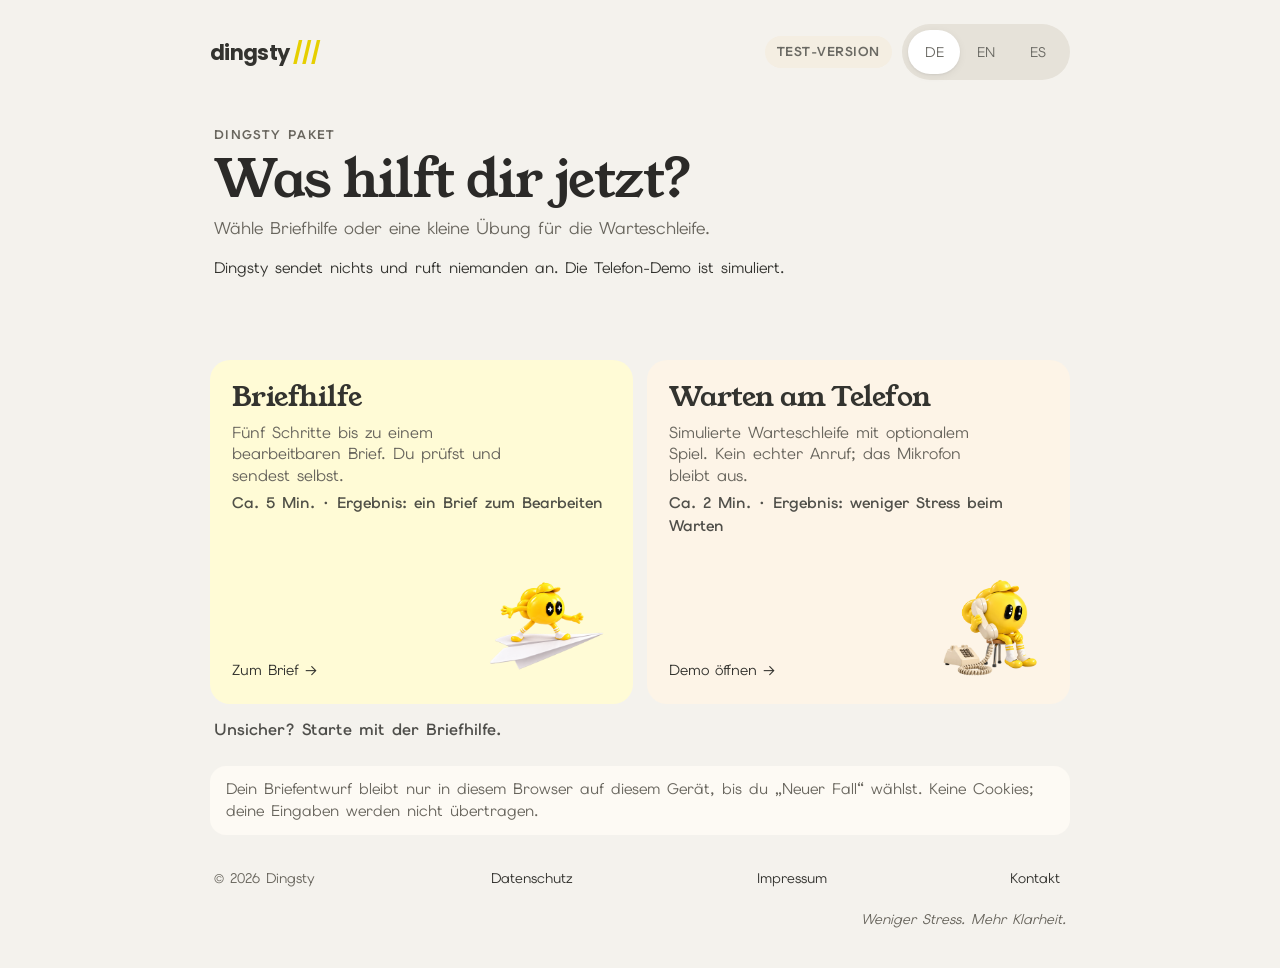
<file: index.html>
<!doctype html>
<html lang="de">
<head>
  <meta charset="utf-8">
  <meta name="viewport" content="width=device-width, initial-scale=1">
  <meta name="description" content="Dingsty Paket: Briefhilfe oder eine simulierte Warteschleifen-Demo. Es wird nichts gesendet und niemand angerufen.">
  <title>Dingsty Paket — Was hilft dir jetzt?</title>
  <link rel="stylesheet" href="assets/fonts.css">
  <link rel="stylesheet" href="assets/shared.css">
  <link rel="stylesheet" href="landing.css">
  <link rel="stylesheet" href="ux-extra.css">
</head>
<body>
  <div class="app">
    <header class="lh">
      <a class="wm" id="brand" href="index.html" aria-label="Dingsty Paket — Start">dingsty<span class="sl" aria-hidden="true">///</span></a>
      <div class="lh-r">
        <span class="dx-badge" id="badge">Test-Version</span>
        <div class="dx-seg" role="group" aria-label="Sprache">
          <span class="dx-seg-thumb" aria-hidden="true"></span>
          <button type="button" aria-pressed="true" data-lang="de">DE</button>
          <button type="button" aria-pressed="false" data-lang="en">EN</button>
          <button type="button" aria-pressed="false" data-lang="es">ES</button>
        </div>
      </div>
    </header>

    <main>
      <section class="intro" aria-labelledby="h1">
        <p class="eyebrow" id="eyebrow"></p>
        <h1 id="h1"></h1>
        <p class="sub" id="sub"></p>
        <p class="boundary" id="boundary"></p>
      </section>

      <section class="choices" id="choices" aria-label="Wähle einen Weg">
        <a class="choice choice-letter" id="brief-choice" href="brief/index.html?lang=de">
          <strong id="brief-title"></strong>
          <span class="choice-desc" id="brief-desc"></span>
          <span class="choice-meta" id="brief-meta"></span>
          <span class="choice-footer">
            <span class="choice-action" id="brief-action"></span>
            <img class="choice-art choice-art-plane" src="assets/dingsty-paper-plane-cutout.png" alt="" width="220" height="160">
          </span>
        </a>
        <a class="choice choice-phone" id="phone-choice" href="anruf/index.html?demo=1&amp;lang=de">
          <strong id="phone-title"></strong>
          <span class="choice-desc" id="phone-desc"></span>
          <span class="choice-meta" id="phone-meta"></span>
          <span class="choice-footer">
            <span class="choice-action" id="phone-action"></span>
            <img class="choice-art" src="assets/dingsty-phone-cutout.png" alt="" width="160" height="160">
          </span>
        </a>
      </section>

      <p class="hint" id="hint"></p>
      <p class="start-note" id="note"></p>
    </main>

    <footer class="foot">
      <span>© 2026 Dingsty</span>
      <a id="l-datenschutz" href="legal/datenschutz.html?lang=de">Datenschutz</a>
      <a id="l-impressum" href="legal/impressum.html?lang=de">Impressum</a>
      <a id="l-kontakt" href="legal/kontakt.html?lang=de">Kontakt</a>
      <p class="weniger" id="weniger"></p>
    </footer>
  </div>
  <script src="landing.js"></script>
</body>
</html>
</file>
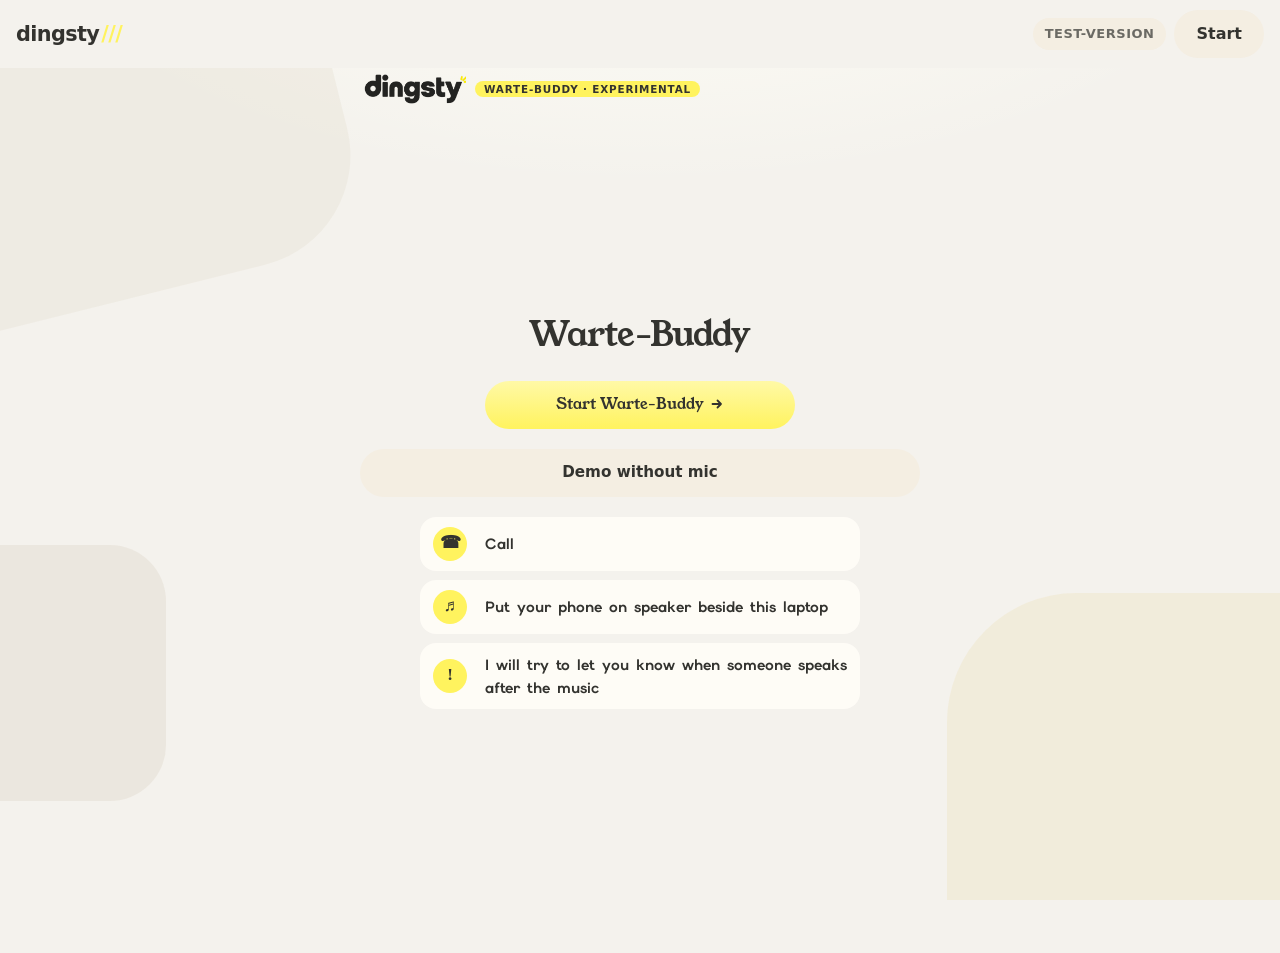
<file: anruf/index.html>
<!doctype html>
<html lang="de">
<head><link rel="icon" href="data:,">
<meta charset="utf-8">
<meta name="viewport" content="width=device-width,initial-scale=1,viewport-fit=cover">
<title data-i18n-title="title">Dingsty Warte-Buddy</title>
<style>
/* Paket palette + the spring/press recipe. */
:root{--bg:#f4f2ed;--ink:#33332f;--mute:#6b665f;--y:#fff35e;--card:#fffdf8;--soft:#f4eee2;--line:rgba(31,29,26,.12);--ok:#16794b;--hot:#c82773;--spring:linear(0,.009,.035 2.1%,.141,.281 6.7%,.723 12.9%,.938 16.7%,1.017,1.077,1.121,1.149 24.3%,1.159,1.163,1.161,1.154 29.9%,1.129 32.8%,1.051 39.6%,1.017 43.1%,.991,.977 51%,.974 53.8%,.98 57.1%,1.018 72.4%,1.006 86.4%,1)}
*{box-sizing:border-box}html{-webkit-text-size-adjust:100%}body{margin:0;min-width:0;min-height:100vh;overflow-x:hidden;background:radial-gradient(900px 400px at 50% -10%,#fffef6,transparent 70%),var(--bg);color:var(--ink);font:17px/1.55 ui-sans-serif,system-ui,-apple-system,"Segoe UI",sans-serif;padding:max(16px,env(safe-area-inset-top)) 14px 40px}
.background-shapes{position:fixed;inset:0;overflow:hidden;pointer-events:none;z-index:0}.shape{position:absolute;display:block;opacity:.32;border-radius:22%;animation:float 9s ease-in-out infinite}.shape.one{width:40vmax;height:40vmax;left:-15vmax;top:-16vmax;background:#e4dccd;transform:rotate(-14deg)}.shape.two{width:46vmax;height:46vmax;right:-20vmax;bottom:-22vmax;background:#ebe0b4;animation-delay:-3s}.shape.three{width:20vmax;height:20vmax;left:-7vmax;bottom:11vh;background:#d9d1c1;animation-delay:-6s}@keyframes float{50%{translate:2vmax -1.4vmax;rotate:6deg}}
main{position:relative;z-index:1;width:min(560px,100%);margin:0 auto;display:flex;flex-direction:column;gap:13px}.brandline{display:flex;align-items:baseline;gap:9px;margin:2px 4px -4px}.brandline span{display:block;width:102px;height:30px;font-size:0;line-height:0;color:transparent;background:url("[data-uri]") left center/auto 30px no-repeat}.brandline b{background:var(--y);border-radius:999px;padding:3px 9px;font:700 .65rem/1 ui-sans-serif,system-ui;letter-spacing:.08em;text-transform:uppercase}
/* Young Serif, (c) The Young Serif Project Authors, SIL Open Font License 1.1 */h1,h2{font-family:"Young Serif",Georgia,"Times New Roman",serif;font-weight:400;letter-spacing:-.02em}h1{font-size:clamp(2rem,8vw,2.7rem);line-height:1.02;margin:4px 4px 0}.sub{color:var(--mute);margin:0 4px 2px;max-width:52ch}.stage{position:relative;background:var(--card);border:0;border-radius:30px;padding:16px 16px 18px;text-align:center;overflow:hidden;box-shadow:0 1px 0 #fff inset,0 20px 50px -30px rgba(60,50,20,.26)}.stage.alert{background:#fffbe0;box-shadow:0 1px 0 #fff inset,0 20px 50px -30px rgba(190,170,0,.42)}
.paket-mascot{position:absolute;z-index:1;top:9px;left:12px;width:64px;height:auto;filter:drop-shadow(0 8px 8px rgba(60,50,20,.12));pointer-events:none}.celebrate-mascot{display:none;position:absolute;z-index:1;right:7px;bottom:38px;width:76px;height:auto;pointer-events:none}.alert .celebrate-mascot{display:block;animation:mascot-hop 1.1s ease-in-out infinite}@keyframes mascot-hop{50%{transform:translateY(-8px) rotate(4deg)}}
#dingsty{position:relative;z-index:2;width:min(43vw,170px);height:min(43vw,170px);margin:8px auto 0;display:block;transform-origin:50% 90%}.idle #dingsty{animation:breathe 3.2s ease-in-out infinite}.hold #dingsty{animation:sway 2.6s ease-in-out infinite}.alert #dingsty{animation:dance .55s ease-in-out infinite}@keyframes breathe{50%{transform:scale(1.04,.97)}}@keyframes sway{0%,100%{transform:rotate(-4deg)}50%{transform:rotate(4deg)}}@keyframes dance{0%{transform:translateY(0) rotate(-12deg) scale(1.05,.92)}25%{transform:translateY(-22px) rotate(0) scale(.95,1.1)}50%{transform:translateY(0) rotate(12deg) scale(1.05,.92)}75%{transform:translateY(-22px) rotate(0) scale(.95,1.1)}100%{transform:translateY(0) rotate(-12deg) scale(1.05,.92)}}
.status{position:relative;z-index:2;font:700 clamp(1.35rem,5vw,1.7rem)/1.12 Georgia,"Times New Roman",serif;margin:10px 0 3px}.hint{position:relative;z-index:2;color:var(--mute);font-size:.9rem;margin:0}.meter{position:relative;z-index:2;height:8px;border-radius:99px;background:rgba(31,29,26,.1);margin:14px 6px 4px;overflow:hidden}.meter i{display:block;height:100%;width:0;background:var(--ok);transition:width .08s}.hear{position:relative;z-index:2;font-size:.78rem;color:var(--mute)}
.row{display:flex;gap:8px;flex-wrap:wrap;justify-content:center}button{position:relative;overflow:hidden;font:700 .96rem/1.2 ui-sans-serif,system-ui;border-radius:999px;border:1.5px solid var(--ink);background:var(--card);color:var(--ink);padding:12px 18px;cursor:pointer;transition:transform .55s var(--spring),box-shadow .25s ease,background-color .2s ease}button:hover{transform:none}button:active{transform:scale(.94);transition-duration:.08s,.2s,.2s}button.go{background:linear-gradient(#fff97a,#fff35e);border:0;box-shadow:0 8px 20px -10px rgba(190,170,0,.7);font-family:"Young Serif",Georgia,"Times New Roman",serif;font-size:1.08rem;font-weight:400}button.go::after{content:none;display:inline-block}button#sim{background:rgba(255,253,248,.72)}button.no{background:var(--hot);border-color:var(--hot);color:#fff}button.yes{background:var(--ok);border-color:var(--ok);color:#fff}button[hidden]{display:none}button:focus-visible,input:focus-visible{outline:3px solid var(--ink);outline-offset:3px}@keyframes ping{from{box-shadow:0 0 0 0 rgba(255,246,93,.85)}to{box-shadow:0 0 0 16px rgba(255,246,93,0)}}button.ping{animation:ping .6s ease-out}
.box{background:rgba(255,253,248,.94);border:1px solid rgba(31,29,26,.08);border-radius:20px;padding:14px 16px;box-shadow:0 14px 28px -28px rgba(60,50,20,.35)}.box h2{font:700 .76rem/1.2 ui-sans-serif,system-ui;letter-spacing:.1em;text-transform:uppercase;color:var(--mute);margin:0 0 8px}pre{white-space:pre-wrap;margin:0;font:inherit;background:var(--soft);border-radius:12px;padding:10px 12px}label{display:flex;flex-direction:column;gap:6px;font-size:.92rem}input[type=range]{width:100%;accent-color:#b6a600}.confetti{position:absolute;z-index:3;inset:0;pointer-events:none}.confetti b{position:absolute;top:-10px;width:10px;height:14px;border-radius:3px;animation:fall 1.6s linear infinite}@keyframes fall{to{transform:translateY(340px) rotate(540deg);opacity:.2}}small{color:var(--mute)}
@media (max-width:390px){body{padding-left:12px;padding-right:12px}.stage{padding-left:12px;padding-right:12px}.paket-mascot{width:55px}.row button{padding-left:14px;padding-right:14px}}@media (prefers-reduced-motion:reduce){*,*::before,*::after{animation:none!important;transition:none!important;scroll-behavior:auto!important}button,button:active{transform:none}}
[hidden]{display:none!important}
/* round 9 (N-R8-05): 100px, not 72px: body padding (16 + 40) and the brand line were 25 px more than the viewport allowed */
.launch{min-height:calc(100vh - 100px);display:flex;flex-direction:column;justify-content:center;text-align:center;gap:20px}.launch h1{font:400 clamp(1.6rem,5.5vw,2.1rem)/1.05 "Young Serif",Georgia,serif;margin:0 0 8px}.launch .go{align-self:center;min-width:min(310px,100%);min-height:72px;font-size:1.28rem}.steps{display:grid;gap:9px;text-align:left;margin:0 auto;width:min(440px,100%)}.step{display:grid;grid-template-columns:42px 1fr;gap:10px;align-items:center;background:rgba(255,253,248,.88);border-radius:16px;padding:10px 13px}.step b{width:34px;height:34px;display:grid;place-items:center;border-radius:50%;background:var(--y);font-family:Georgia,serif}.step span{font-weight:700;font-size:.93rem}.phone-note{max-width:420px;margin:0 auto;color:var(--mute)}.copy-status{min-height:1.5em;margin:0;color:var(--mute);font-size:.9rem}.more-launch{margin:0 auto;text-align:left;width:100%}.more-launch summary{cursor:pointer;font-weight:700;text-align:center}.listening-ui{display:flex;flex-direction:column;gap:13px}.listening-ui .stage{text-align:center;background:rgba(255,253,248,.72);border-radius:22px;padding:8px 16px 14px}
#phone-demo{display:inline-flex;align-items:center;justify-content:center;min-height:44px;padding:12px 20px;border-radius:999px;background:#f0eee8;color:var(--ink);text-decoration:none;font-weight:600;transition:background-color .5s cubic-bezier(.625,.05,0,1),color .5s cubic-bezier(.625,.05,0,1)}#phone-demo:hover,#phone-demo:focus-visible{background:#111;color:#fff}#phone-demo:focus-visible{outline:none;box-shadow:0 0 0 4px rgba(168,85,247,.4)}@media (prefers-reduced-motion:reduce){#phone-demo{transition:none}}
.brandline{align-items:center;flex-wrap:wrap;row-gap:6px}.brandline span{flex:none}@media(max-width:360px){.brandline span{width:86px;height:25px;background-size:auto 25px}}#listening-ui{display:flex;flex-direction:column}#listening-ui>.mission-card{order:-1;margin-bottom:12px}.demo-route{margin:0;padding:8px 12px;border-radius:12px;background:var(--y);color:var(--ink);font-size:.76rem;font-weight:800;letter-spacing:.04em;text-align:center}
</style>
<style>
/* The mission deliberately borrows the existing Buddy card rather than creating an arcade surface. */
.mission-card{margin:0;background:rgba(255,253,248,.72);border:0;border-radius:22px;padding:8px 16px 14px}.mission-card summary{cursor:pointer;font-weight:700;color:var(--ink);list-style:none}.mission-card summary::-webkit-details-marker{display:none}.mission-card summary::after{content:'+';float:right;font-size:1.2rem}.mission-card[open] summary::after{content:'–'}.mission-card p{margin:4px 0 10px;color:var(--mute);font-size:.9rem}.mission-frame{display:block;width:100%;height:430px;border:0;border-radius:18px;background:var(--card);overflow:hidden}.mission-card[open]{padding-bottom:12px}@media(max-width:400px){.mission-card{padding-inline:10px}.mission-frame{height:456px}}@media(prefers-reduced-motion:reduce){.mission-frame{height:330px}}
</style>
<style>/* Elms Sans, (c) The Elms Sans Project Authors, SIL Open Font License 1.1 */body,button,input,select,textarea,summary,label,.fine,.pill,.eyebrow{font-family:"Elms Sans",ui-sans-serif,system-ui,sans-serif}</style>
<style>
/* DINGSTY COMPONENTS v1 (locked 2026-10-16): pills, rollover, tabs, form controls. One place, reused everywhere. */
:root{--ease-smooth:cubic-bezier(.625,.05,0,1);--ease-bounce:cubic-bezier(.34,1.56,.64,1)}
button{border:0;min-height:48px;background:var(--soft);transition:background-color .6s var(--ease-smooth),color .6s var(--ease-smooth),transform .6s var(--ease-bounce),box-shadow .6s var(--ease-smooth)}
button:hover,button:focus-visible{background:#000;color:#fff}
button:active{transform:scale(.94)}
button.go,button.go:hover,button.go:focus-visible{border:0}
button.go:hover,button.go:focus-visible{background:#000;color:#fff}
button.yes{background:var(--y);color:var(--ink)}button.yes:hover,button.yes:focus-visible,button.no:hover,button.no:focus-visible{background:#000;color:#fff}
button:focus-visible{outline:none;box-shadow:none}
input:focus-visible{outline:none;box-shadow:0 0 0 3px var(--ink)}
button#sim{background:var(--soft)}
button#sim:hover,button#sim:focus-visible{background:#000;color:#fff}
input[type=range]{accent-color:var(--ink)}
.row button{min-width:150px;padding-left:26px;padding-right:26px}
.box{border:0}
.box h2{font:700 .8rem/1.2 "Elms Sans",ui-sans-serif,system-ui;letter-spacing:.1em}
.box small{font-size:.98rem;line-height:1.45;display:block}
.more-launch>summary{display:inline-flex;align-items:center;justify-content:center;min-height:48px;min-width:150px;padding:0 26px;border-radius:999px;background:var(--soft);list-style:none;transition:background-color .6s var(--ease-smooth),color .6s var(--ease-smooth)}
.more-launch>summary::-webkit-details-marker{display:none}
.more-launch>summary:hover,.more-launch>summary:focus-visible{background:#000;color:#fff;outline:none}
.more-launch{display:flex;flex-direction:column;align-items:center;gap:12px}
.more-launch>.box,.more-launch>.row{width:100%}
input[type=checkbox]{-webkit-appearance:none;appearance:none;width:26px;height:26px;border-radius:9px;background:var(--soft);display:inline-grid;place-content:center;flex:none;cursor:pointer;margin:0;transition:background-color .3s var(--ease-smooth)}
input[type=checkbox]::after{content:"";width:12px;height:7px;border-left:3px solid var(--ink);border-bottom:3px solid var(--ink);transform:rotate(-45deg) scale(0);margin-top:-3px;transition:transform .5s var(--ease-bounce)}
input[type=checkbox]:checked{background:var(--y)}input[type=checkbox]:checked::after{transform:rotate(-45deg) scale(1)}
input[type=range]{-webkit-appearance:none;appearance:none;width:100%;height:10px;border-radius:999px;background:var(--soft);margin:12px 0 4px}
input[type=range]::-webkit-slider-thumb{-webkit-appearance:none;width:28px;height:28px;border-radius:50%;background:var(--ink);border:4px solid var(--y);cursor:pointer;transition:transform .5s var(--ease-bounce)}
input[type=range]::-moz-range-thumb{width:20px;height:20px;border-radius:50%;background:var(--ink);border:4px solid var(--y);cursor:pointer}
input[type=range]:active::-webkit-slider-thumb{transform:scale(1.2)}
.mission-card summary{font:400 1.7rem/1.15 "Young Serif",Georgia,"Times New Roman",serif;letter-spacing:-.02em}
.mission-card p{font-size:1rem}
@media (prefers-reduced-motion:reduce){button,.more-launch>summary,input[type=checkbox],input[type=checkbox]::after,input[type=range]::-webkit-slider-thumb{transition:none!important}}
</style>
<link rel="stylesheet" href="flow/flow.css?v=ca1cf8de4">
<link rel="stylesheet" href="mission/buddy-fonts.css">
</head>
<body>
<div class="background-shapes" aria-hidden="true">
<i class="shape one">
</i>
<i class="shape two">
</i>
<i class="shape three">
</i>
</div>
<main>
<div class="brandline" aria-hidden="true" data-i18n="brandline">
<span>Dingsty</span>
<b>Warte-Buddy · Experimentell</b>
</div>
<section class="launch" id="desktop-launch">
  <h1 data-onboard="launchHeading">Waiting helper</h1>
  <button class="go" id="start" data-onboard="startButton">Start waiting helper</button>
  <button type="button" id="launch-demo">Demo ohne Mikro</button>
  <div class="steps" data-onboard="steps"><div class="step"><b aria-hidden="true">☎</b><span>Call</span></div><div class="step"><b aria-hidden="true">♬</b><span>Put your phone on speaker beside this laptop</span></div><div class="step"><b aria-hidden="true">!</b><span>I will try to let you know when someone speaks after the music</span></div></div>
</section>
<section class="launch" id="phone-launch" hidden>
  <h1 data-onboard="phoneHeading">Use a second device</h1>
  <p class="phone-note" data-onboard="phoneText">This helper needs a second device with a microphone.</p>
  <button class="go" id="copy-link" data-onboard="copyLink">Copy link</button>
  <p class="copy-status" id="copy-status" aria-live="polite"></p>
  <a href="?demo=1&amp;lang=de" id="phone-demo" data-onboard="phoneDemo">Demo ohne Mikro</a>
</section>
<section class="listening-ui" id="listening-ui" hidden>
<div class="flow-controls" role="group" aria-label="Dingsty Ablauf">
  <div class="flow-row1"><div id="flow-tabs" class="flow-tabs" role="group" aria-label="Modus"><button type="button" data-mode="watch" aria-pressed="true">Zuschauen</button><button type="button" data-mode="play" aria-pressed="false">Spielen</button></div><div class="flow-slot"><details class="more-launch" id="more"><summary>Mehr</summary><div class="menu-panel" role="group" aria-label="Mehr"><button type="button" id="flow-sound" class="menu-btn" aria-pressed="false">Ton: aus</button><div class="menu-row"><span>Sprache</span><div class="seg" id="lang-seg" role="group" aria-label="Sprache"><span class="blob" aria-hidden="true"></span><button type="button" data-lang="de" aria-label="Deutsch">DE</button><button type="button" data-lang="en" aria-label="English">EN</button><button type="button" data-lang="es" aria-label="Español">ES</button></div><select id="lang-select" aria-label="Sprache" hidden><option value="de">Deutsch</option><option value="en">English</option><option value="es">Español</option></select></div><p class="menu-note" id="help-line">Hilfe: nichts wird gespeichert oder gesendet. Demo = Testtöne.</p></div></details><button type="button" id="flow-back">Stopp</button></div></div>
<div hidden id="defaults"><input type="range" id="sens" min="2" max="9" step="1" value="3"><span id="sensLabel"></span><input type="checkbox" id="sensitive" checked><input type="checkbox" id="quick" checked><pre id="say">Guten Tag, ich möchte bitte mit einem Mitarbeiter sprechen. Es geht um meine Sendung. Meine Sendungsnummer ist: </pre><button type="button" id="sim">Demo ohne Mikro</button></div>
  <div class="flow-row2"><button type="button" id="flow-here" class="go">Ich bin da</button><button type="button" id="flow-start" class="go">Starten</button><button type="button" id="flow-again">Nochmal</button><div class="flow-ans" id="answer" hidden><button class="yes" id="gotit" data-i18n="gotit">Ja, ein Mensch!</button><button class="no" id="notit" data-i18n="notit">Nein, nur eine Ansage</button></div></div>
</div>
<p class="demo-route" id="demo-route" hidden role="status"></p>
<p id="flow-timer" class="flow-timer" aria-live="off"></p>
<p id="flow-caption" class="flow-caption" role="status" aria-live="polite"></p>
<div id="flow-scene" class="flow-scene" data-state="idle"><p id="flow-demo" class="flow-demo" hidden></p>
<div class="fl fl-real">
<section class="stage idle" id="stage" aria-live="polite">
  <div class="confetti" id="confetti" hidden></div>
  <canvas id="dingsty" width="462" height="570" role="img" aria-label="Dingsty, the yellow balloon character with a phone" data-i18n-aria="canvasLabel">
</canvas>
  <div class="status" id="status" data-i18n="ready">Bereit</div>
  <p class="hint" id="hint" data-i18n="readyHint">Drück Start und ruf die Hotline auf Lautsprecher neben diesem Bildschirm an.</p>
  <button type="button" id="notice-demo" class="go" hidden></button>
  <div class="meter" aria-hidden="true">
<i id="lvl">
</i>
</div>
  <div class="hear" id="hear" data-i18n="notListening">hört nicht zu</div>
</section>
</div>
<div class="fl fl-burst"><canvas id="flow-canvas" width="440" height="385" role="img" aria-label="Dingsty zerfällt in Pixel"></canvas></div>
<div class="fl fl-game">
<details class="mission-card" id="mission-card" open>
  <summary id="mission-summary">Mission Warteschleife</summary>
  <p id="mission-note">Fiktion im Handy · Mikrofon bleibt aus</p>
  <iframe id="mission-frame" class="mission-frame" title="Mission Warteschleife" src="about:blank" loading="eager" allow="autoplay" tabindex="-1"></iframe>
</details>
</div>
<div id="flow-fx" aria-hidden="true"></div>
</div>

<div class="row">
<button id="stop" hidden>
</button>
</div>

</section>
</main>
<script src="analyzer.js">
</script>
<script>
(function(){
  var A=window.DingstyAnalyzer, $=function(i){return document.getElementById(i)};
  var stage=$('stage'),status=$('status'),hint=$('hint'),lvl=$('lvl'),hear=$('hear');
  var env=[],timer=null,evalTimer=null,ctx=null,stream=null,analyser=null,buf=null,mode=null,watcher=A.createWatcher({minHoldMs:6000,minSpeechMs:3000}),wake=null;
  var WIN=Math.round(A.FPS*2.4);
  var COPY={
    de:{alert:'Sprachähnlicher Ton nach Wartemusik erkannt',alertHint:'Prüfe, ob jemand oder eine Ansage spricht.',interrupted:'Mikrofon unterbrochen',interruptedHint:'Das Mikrofon oder Gerät wurde getrennt. Starte erneut, wenn es wieder bereit ist.',background:'Seite im Hintergrund',backgroundHint:'Die Überwachung kann eingeschränkt sein.',unsure:'Unsicherer Ton',unsureHint:'Ich warte auf ein klareres Signal.',stop:'Stopp'},
    en:{alert:'Speech after hold music',alertHint:'Check whether a person or a recording is speaking.',interrupted:'Microphone interrupted',interruptedHint:'The microphone or device was disconnected. Start again when it is ready.',background:'Page in the background',backgroundHint:'Monitoring may be limited.',unsure:'Uncertain sound',unsureHint:'I am waiting for a clearer signal.',stop:'Stop'},
    es:{alert:'Sonido parecido al habla detectado después de la música de espera',alertHint:'Comprueba si habla una persona o una grabación.',interrupted:'Micrófono interrumpido',interruptedHint:'El micrófono o dispositivo se desconectó. Inicia de nuevo cuando esté listo.',background:'Página en segundo plano',backgroundHint:'La supervisión puede ser limitada.',unsure:'Sonido incierto',unsureHint:'Espero una señal más clara.',stop:'Parar'}
  };
  var UI={
    de:{title:'Dingsty Warte-Buddy',brandline:'<span>Dingsty</span><b>Warte-Buddy · Experimentell</b>',heading:'Dingsty Warte-Buddy <small>· Experimentell</small>',sub:'Optional: Dingsty hört auf Musik- oder sprachähnliche Geräusche und macht dich aufmerksam. Es kann keinen echten Mitarbeiter von einer aufgenommenen Ansage unterscheiden.',explainer:'<h2>Bevor du zuhörst</h2><small>Du brauchst ein <b>zweites Gerät</b>: den Telefonanruf auf Lautsprecher neben einem Laptop oder zweiten Handy mit Mikrofon. Es wird nichts aufgenommen oder gesendet. Erst wenn du unten „Zuhören starten“ tippst, fragt der Browser nach dem Mikrofon. Mit „<span id="stop-explainer"></span>“ beendest du es jederzeit.</small>',canvasLabel:'Dingsty, der gelbe Ballon-Charakter mit einem Telefon',ready:'Bereit',readyHint:'Drück Start und ruf die Hotline auf Lautsprecher neben diesem Bildschirm an.',notListening:'hört nicht zu',normal:'<h2>Normal benutzen</h2><small>Nur für einen echten Anruf auf Lautsprecher neben dem zweiten Gerät.</small><div class="row"><button class="go" id="start">Zuhören starten</button><button id="stop" hidden></button></div>',demo:'<h2>Demo</h2><small>Kein echter Anruf. Nur Testtöne.</small><div class="row"><button id="sim">Demo starten (ohne Mikro)</button></div>',gotit:'Ja, ein Mensch!',notit:'Nein, nur eine Ansage',demoTwenty:'<h2>20-Sekunden-Test</h2><small>3 Sekunden Musik abspielen, dann 3 Sekunden sprechen.</small><label style="flex-direction:row;align-items:center;gap:8px;margin-top:10px"><input type="checkbox" id="quick" checked> Schnelltest</label>',sensitivity:'<h2>Kurze Ansagen</h2><label><span id="sensLabel">Meldung nach 3 Sekunden Sprache</span><input type="range" id="sens" min="2" max="9" step="1" value="3"></label><label style="flex-direction:row;align-items:center;gap:8px;margin-top:10px"><input type="checkbox" id="sensitive" checked> Empfindlicher</label>',say:'<h2>Sag das, wenn ein Mensch rangeht</h2><pre id="say">Guten Tag, ich möchte bitte mit einem Mitarbeiter sprechen. Es geht um meine Sendung. Meine Sendungsnummer ist: </pre>',privacy:'<h2>Datenschutz</h2><small>Nichts wird aufgenommen, gespeichert oder gesendet. Seite schließen, und es hört auf.</small>',limits:'<h2>Ehrliche Grenzen</h2><small>Braucht zwei Geräte. Eine lange Ansage kann es täuschen. Nur mit Testtönen geprüft.</small>'},
    en:{title:'Dingsty Warte-Buddy',brandline:'<span>Dingsty</span><b>Warte-Buddy · Experimental</b>',heading:'Dingsty Warte-Buddy <small>· Experimentell</small>',sub:'Optional: Dingsty listens for music- or speech-like sounds and gets your attention. It cannot tell a real agent from a recorded announcement.',explainer:'<h2>Before you listen</h2><small>You need a <b>second device</b>: put the phone call on speaker beside a laptop or second phone with a microphone. Nothing is recorded or sent. Only when you tap “Start listening” below will the browser ask for the microphone. You can end it at any time with “<span id="stop-explainer"></span>”.</small>',canvasLabel:'Dingsty, the yellow balloon character with a phone',ready:'Ready',readyHint:'Press Start and call the hotline on speaker beside this screen.',notListening:'not listening',normal:'<h2>Use normally</h2><small>Only for a real call on speaker beside the second device.</small><div class="row"><button class="go" id="start">Start listening</button><button id="stop" hidden></button></div>',demo:'<h2>Demo</h2><small>No real call. Test sounds only.</small><div class="row"><button id="sim">Start demo (no mic)</button></div>',gotit:'Yes, a person!',notit:'No, only an announcement',demoTwenty:'<h2>20-second test</h2><small>Play 3 seconds of music, then speak for 3 seconds.</small><label style="flex-direction:row;align-items:center;gap:8px;margin-top:10px"><input type="checkbox" id="quick" checked> Quick test</label>',sensitivity:'<h2>Short announcements</h2><label><span id="sensLabel">Alert after 3 seconds of speech</span><input type="range" id="sens" min="2" max="9" step="1" value="3"></label><label style="flex-direction:row;align-items:center;gap:8px;margin-top:10px"><input type="checkbox" id="sensitive" checked> More sensitive</label>',say:'<h2>Say this when a person answers</h2><pre id="say">Hello, I would like to speak to an agent, please. It is about my parcel. My tracking number is: </pre>',privacy:'<h2>Privacy</h2><small>Nothing is recorded, saved or sent. Close the page and it stops.</small>',limits:'<h2>Honest limits</h2><small>Needs two devices. A long announcement can fool it. Tested only with test sounds.</small>'},
    es:{title:'Dingsty Warte-Buddy',brandline:'<span>Dingsty</span><b>Warte-Buddy · Experimental</b>',heading:'Dingsty Warte-Buddy <small>· Experimentell</small>',sub:'Opcional: Dingsty escucha sonidos parecidos a música o habla y llama tu atención. No puede distinguir a un agente real de un aviso grabado.',explainer:'<h2>Antes de escuchar</h2><small>Necesitas un <b>segundo dispositivo</b>: pon la llamada en altavoz junto a un portátil u otro móvil con micrófono. No se graba ni se envía nada. Solo cuando pulses “Empezar a escuchar” abajo el navegador pedirá el micrófono. Puedes terminar cuando quieras con “<span id="stop-explainer"></span>”.</small>',canvasLabel:'Dingsty, el personaje globo amarillo con un teléfono',ready:'Listo',readyHint:'Pulsa Empezar y llama a la línea en altavoz junto a esta pantalla.',notListening:'sin escuchar',normal:'<h2>Uso normal</h2><small>Solo para una llamada real en altavoz junto al segundo dispositivo.</small><div class="row"><button class="go" id="start">Empezar a escuchar</button><button id="stop" hidden></button></div>',demo:'<h2>Demo</h2><small>Sin llamada real. Solo tonos de prueba.</small><div class="row"><button id="sim">Empezar demo (sin micro)</button></div>',gotit:'¡Sí, una persona!',notit:'No, solo un aviso',demoTwenty:'<h2>Prueba de 20 segundos</h2><small>Reproduce 3 segundos de música y luego habla 3 segundos.</small><label style="flex-direction:row;align-items:center;gap:8px;margin-top:10px"><input type="checkbox" id="quick" checked> Prueba rápida</label>',sensitivity:'<h2>Avisos cortos</h2><label><span id="sensLabel">Aviso tras 3 segundos de habla</span><input type="range" id="sens" min="2" max="9" step="1" value="3"></label><label style="flex-direction:row;align-items:center;gap:8px;margin-top:10px"><input type="checkbox" id="sensitive" checked> Más sensible</label>',say:'<h2>Di esto cuando responda una persona</h2><pre id="say">Buenos días, quisiera hablar con un agente, por favor. Es sobre mi envío. Mi número de seguimiento es: </pre>',privacy:'<h2>Privacidad</h2><small>No se graba, guarda ni envía nada. Cierra la página y se detiene.</small>',limits:'<h2>Límites honestos</h2><small>Necesita dos dispositivos. Un aviso largo puede engañarlo. Solo probado con tonos de prueba.</small>'}
  };
  var ONBOARD={
    de:{launchHeading:'Warte-Buddy',startButton:'Warte-Buddy starten',steps:'<div class="step"><b aria-hidden="true">☎</b><span>Ruf an</span></div><div class="step"><b aria-hidden="true">♬</b><span>Lege dein Handy auf Lautsprecher neben diesen Laptop</span></div><div class="step"><b aria-hidden="true">!</b><span>Ich versuche, dir Bescheid zu sagen, wenn nach der Musik jemand spricht</span></div>',phoneHeading:'Nutze ein zweites Gerät',phoneText:'Diese Hilfe braucht ein ZWEITES Gerät mit Mikrofon.',copyLink:'Link kopieren',phoneDemo:'Demo ohne Mikro',copied:'Kopiert',notCopied:'Nicht kopiert. Bitte Adresse selbst kopieren',more:'Mehr'},
    en:{launchHeading:'Warte-Buddy',startButton:'Start Warte-Buddy',steps:'<div class="step"><b aria-hidden="true">☎</b><span>Call</span></div><div class="step"><b aria-hidden="true">♬</b><span>Put your phone on speaker beside this laptop</span></div><div class="step"><b aria-hidden="true">!</b><span>I will try to let you know when someone speaks after the music</span></div>',phoneHeading:'Use a second device',phoneText:'This helper needs a SECOND device with a microphone.',copyLink:'Copy link',phoneDemo:'Demo without mic',copied:'Copied',notCopied:'Not copied. Please copy the address yourself',more:'More'},
    es:{launchHeading:'Warte-Buddy',startButton:'Iniciar Warte-Buddy',steps:'<div class="step"><b aria-hidden="true">☎</b><span>Llama</span></div><div class="step"><b aria-hidden="true">♬</b><span>Pon tu móvil en altavoz junto a este portátil</span></div><div class="step"><b aria-hidden="true">!</b><span>Intento avisarte cuando alguien hable después de la música</span></div>',phoneHeading:'Usa un segundo dispositivo',phoneText:'Esta ayuda necesita un SEGUNDO dispositivo con micrófono.',copyLink:'Copiar enlace',phoneDemo:'Demo sin micro',copied:'Copiado',notCopied:'No se copió. Copia la dirección tú mismo',more:'Más'}
  };
  var RUNTIME={
    de:{title:'Dingsty Warte-Buddy',listening:'Hört zu…',waiting:'Warte auf Wartemusik.',waitingProgress:'Warte auf Wartemusik: {got} von {need} Sekunden gehört. (Spiel Musik ab, dann sprich.)',notListening:'hört nicht zu',detector:'hört: {label} · Schwung {cv} · Rhythmus {syl}',music:'Musik / gleichmäßiger Ton',speech:'Sprache',silence:'Stille',unsure:'unsicher',waitingWithYou:'Dingsty wartet mit dir',musicDetected:'Wartemusik erkannt. Ich versuche, dir Bescheid zu sagen, sobald jemand spricht.',slider:'Meldung nach {seconds} Sekunden Sprache',noMic:'Hier kein Mikrofon',noMicHint:'Öffne die Seite in Safari oder Chrome, oder nutze die Demo.',micPending:'Warte auf das Mikrofon…',micPendingHint:'Tippe auf „Erlauben“, wenn der Browser fragt. Dingsty misst nur Lautstärke und Rhythmus.',micBlocked:'Mikrofon blockiert',micBlockedHint:'Erlaube das Mikrofon für diese Seite in den Browser-Einstellungen, oder nutze die Demo.',micTimeout:'Dingsty hört nichts',micTimeoutHint:'Auf die Mikrofonfrage kam keine Antwort. Tippe nochmal auf Starten, oder nutze die Demo.',backToHold:'Zurück zum Warten',backToHoldHint:'Okay, nur eine Ansage. Ich höre weiter zu.',complete:'Super. Los geht’s!',completeHint:'Dingsty ist fertig. Drück Start für den nächsten Anruf.'},
    en:{title:'Dingsty Warte-Buddy',listening:'Listening…',waiting:'Waiting for hold music.',waitingProgress:'Waiting for hold music: heard {got} of {need} seconds. (Play music, then speak.)',notListening:'not listening',detector:'listening: {label} · variation {cv} · rhythm {syl}',music:'music / steady tone',speech:'speech',silence:'silence',unsure:'uncertain',waitingWithYou:'Dingsty is waiting with you',musicDetected:'Hold music detected. I will try to alert you as soon as someone speaks.',slider:'Alert after {seconds} seconds of speech',noMic:'No microphone here',noMicHint:'Open this page in Safari or Chrome, or use the demo.',micPending:'Waiting for the microphone…',micPendingHint:'Tap “Allow” when the browser asks. Dingsty only measures volume and rhythm.',micBlocked:'Microphone blocked',micBlockedHint:'Allow the microphone for this page in browser settings, or use the demo.',micTimeout:'Dingsty hears nothing',micTimeoutHint:'No answer to the microphone question. Press Start again, or use the demo.',backToHold:'Back to waiting',backToHoldHint:'Okay, only an announcement. I am still listening.',complete:'Great. Let’s go!',completeHint:'Dingsty is done. Press Start for the next call.'},
    es:{title:'Dingsty Warte-Buddy',listening:'Escuchando…',waiting:'Esperando música de espera.',waitingProgress:'Esperando música de espera: {got} de {need} segundos escuchados. (Reproduce música y después habla.)',notListening:'sin escuchar',detector:'escucha: {label} · variación {cv} · ritmo {syl}',music:'música / tono constante',speech:'habla',silence:'silencio',unsure:'incierto',waitingWithYou:'Dingsty espera contigo',musicDetected:'Música de espera detectada. Intentaré avisarte en cuanto alguien hable.',slider:'Aviso tras {seconds} segundos de habla',noMic:'No hay micrófono',noMicHint:'Abre esta página en Safari o Chrome, o usa la demo.',micPending:'Esperando el micrófono…',micPendingHint:'Pulsa “Permitir” cuando lo pida el navegador. Dingsty solo mide volumen y ritmo.',micBlocked:'Micrófono bloqueado',micBlockedHint:'Permite el micrófono para esta página en la configuración del navegador, o usa la demo.',micTimeout:'Dingsty no oye nada',micTimeoutHint:'No has respondido a la pregunta del micrófono. Pulsa Empezar otra vez, o usa la demo.',backToHold:'Volver a esperar',backToHoldHint:'De acuerdo, solo un aviso. Sigo escuchando.',complete:'¡Genial. Vamos!',completeHint:'Dingsty ha terminado. Pulsa Empezar para la próxima llamada.'}
  };
  function language(){var q=typeof location!=='undefined'&&location.search?new URLSearchParams(location.search).get('lang'):'';var l=(q||(navigator.language||'de')).toLowerCase();return /^es/.test(l)?'es':/^en/.test(l)?'en':'de'}
  // round 22 (Günter): the arrow after a primary label is an inline SVG with its own space (the old text glyph touched the label).
  // The flow calls this for its own buttons; the launch buttons are marked here.
  window.addArrow=function(b){try{if(!b||b.querySelector('svg.arrow'))return;var s=document.createElementNS('http://www.w3.org/2000/svg','svg');s.setAttribute('class','arrow');s.setAttribute('viewBox','0 0 14 14');s.setAttribute('aria-hidden','true');s.setAttribute('focusable','false');s.innerHTML='<path d="M2.5 7h8.5M7.5 3.5 11 7l-3.5 3.5" fill="none" stroke="currentColor" stroke-width="1.8" stroke-linecap="round" stroke-linejoin="round"/>';b.appendChild(s)}catch(e){/* no SVG support in a test stub */}};
  function localizePage(){var l=language(),u=UI[l],o=ONBOARD[l],phoneDemo=$('phone-demo'),mission=$('mission-frame');document.documentElement.lang=l;document.title=u.title;if(phoneDemo)phoneDemo.href='?demo=1&lang='+encodeURIComponent(l);if(mission)mission.src='mission/index.html?lang='+encodeURIComponent(l)+'&v=ca1cf8de4';if(!document.querySelectorAll)return;[].forEach.call(document.querySelectorAll('[data-i18n]'),function(e){e.innerHTML=u[e.dataset.i18n]});[].forEach.call(document.querySelectorAll('[data-onboard]'),function(e){e.innerHTML=o[e.dataset.onboard]});[].forEach.call(document.querySelectorAll('[data-i18n-aria]'),function(e){e.setAttribute('aria-label',u[e.dataset.i18nAria])});var labels={de:['Mission Warteschleife','Fiktion im Handy · Mikrofon bleibt aus'],en:['Hold-loop mission','Fiction inside the phone · Microphone stays off'],es:['Misión de espera','Ficción dentro del móvil · El micrófono sigue apagado']}[l]||[];if($('mission-summary'))$('mission-summary').textContent=labels[0];if($('mission-note'))$('mission-note').textContent=labels[1];var demo=$('demo-route'),isDemo=(new URLSearchParams(location.search)).get('demo')==='1';if(demo){demo.hidden=!isDemo;demo.textContent=({de:'DEMO / SIMULATION · kein echter Anruf, keine Nummer, kein Mikrofon',en:'DEMO / SIMULATION · no real call, number, or microphone',es:'DEMO / SIMULACIÓN · sin llamada, número ni micrófono reales'})[l]}}
  localizePage();
  addArrow($('start')); addArrow($('copy-link'));   // round 22: the launch primaries get the inline arrow
  function words(){return COPY[language()]}
  function runtime(){return RUNTIME[language()]}
  function format(s,values){return s.replace(/\{(\w+)\}/g,function(_,key){return values[key]})}
  function localizeStop(){var stop=words().stop,button=$('stop'),explainer=$('stop-explainer');if(button)button.textContent=stop;if(explainer)explainer.textContent=stop}
  localizeStop()
  function isPhoneDevice(win){return !!(win.innerWidth&&win.innerWidth<=600)} /* round 4: entry follows the layout width (phone entry at 600 px or less), re-checked on resize */
  function revealListening(){var desk=$('desktop-launch'),phone=$('phone-launch'),ui=$('listening-ui');if(desk)desk.hidden=true;if(phone)phone.hidden=true;if(ui)ui.hidden=false}
  function setCopyStatus(ok){var out=$('copy-status');if(out)out.textContent=ONBOARD[language()][ok?'copied':'notCopied']}
  function legacyCopyCurrentLink(){if(typeof document==='undefined'||!document.createElement||!document.body||!document.execCommand)return false;var textarea=document.createElement('textarea'),copied=false;textarea.value=location.href;textarea.setAttribute('aria-hidden','true');textarea.style.position='fixed';textarea.style.opacity='0';document.body.appendChild(textarea);try{textarea.select();copied=document.execCommand('copy')===true}catch(e){copied=false}finally{if(textarea.parentNode)textarea.parentNode.removeChild(textarea)}return copied}
  function copyCurrentLink(){var clipboard=navigator.clipboard;function fallback(){var copied=legacyCopyCurrentLink();setCopyStatus(copied);return copied}if(!clipboard||!clipboard.writeText)return Promise.resolve(fallback());return Promise.resolve(clipboard.writeText(location.href)).then(function(){setCopyStatus(true);return true},fallback)}
  function setDevicePath(){var phone=isPhoneDevice(window),desk=$('desktop-launch'),mobile=$('phone-launch'),ui=$('listening-ui'),demo=typeof location!=='undefined'&&new URLSearchParams(location.search).get('demo')==='1';if(demo){revealListening();return}if(desk)desk.hidden=phone;if(mobile)mobile.hidden=!phone;if(ui)ui.hidden=true}
  // round 4: the entry (phone or desktop) follows the window while nothing has started yet, instead of the width at load
  addEventListener('resize',function(){var ui=$('listening-ui');if(ui&&ui.hidden&&!(new URLSearchParams(location.search).get('demo')==='1'))setDevicePath()});
  window.DingstyHoldBuddy={isPhoneDevice:isPhoneDevice,copyCurrentLink:copyCurrentLink,setScene:function(c){setScene(c)}};
  setDevicePath();
  if($('copy-link'))$('copy-link').addEventListener('click',copyCurrentLink);

  /* Dingsty sprites: three poses cut from the retro-phone sheet, white background removed by flood fill from the edges
     (keeps the white eye highlights and socks). idle = walking with the brick phone, hold = sitting on the phone, alert = dancing with two handsets. */
  var sprites=[null,null,null],sheet=new Image(),curCls='idle',SPR={idle:1,hold:0,alert:2};
  function keyOut(src){
    var w=src.width,h=src.height,c=document.createElement('canvas');c.width=w;c.height=h;var x=c.getContext('2d',{willReadFrequently:true});x.drawImage(src,0,0);
    var im=x.getImageData(0,0,w,h),d=im.data,seen=new Uint8Array(w*h),stack=[];
    function white(i){return d[i*4]>238&&d[i*4+1]>238&&d[i*4+2]>238}
    function push(i){if(!seen[i]&&white(i)){seen[i]=1;stack.push(i)}}
    for(var xx=0;xx<w;xx++){push(xx);push((h-1)*w+xx)}for(var yy=0;yy<h;yy++){push(yy*w);push(yy*w+w-1)}
    while(stack.length){var i=stack.pop(),px=i%w,py=(i/w)|0;if(px>0)push(i-1);if(px<w-1)push(i+1);if(py>0)push(i-w);if(py<h-1)push(i+w)}
    for(var j=0;j<w*h;j++){if(seen[j])d[j*4+3]=0}
    for(var k=0;k<w*h;k++){if(seen[k])continue;var px2=k%w,py2=(k/w)|0,edge=(px2>0&&seen[k-1])||(px2<w-1&&seen[k+1])||(py2>0&&seen[k-w])||(py2<h-1&&seen[k+w]);
      if(edge){var m=Math.min(d[k*4],d[k*4+1],d[k*4+2]);if(m>200)d[k*4+3]=90}}
    x.putImageData(im,0,0);return c;
  }
  function paint(){var cv=$('dingsty'),g=cv.getContext('2d');g.clearRect(0,0,cv.width,cv.height);var s=sprites[SPR[curCls]];if(!s)return;
    var sc=Math.min(cv.width/s.width,cv.height/s.height);var w2=s.width*sc,h2=s.height*sc;g.drawImage(s,(cv.width-w2)/2,cv.height-h2,w2,h2)}
  // Round 2: one character everywhere. The stage uses the keyed cream-phone frame of the burst clip (frame 000), so waiting, burst start, un-pixel end and alert show the same Dingsty and the same phone.
  sheet.onload=function(){var c=document.createElement('canvas');c.width=231;c.height=285;var cx=c.getContext('2d');cx.imageSmoothingQuality='high';var k=sheet.naturalWidth/480;cx.drawImage(sheet,135*k,42*k,231*k,285*k,0,0,231,285);for(var i=0;i<3;i++)sprites[i]=c;paint()};
  sheet.src='flow/burst-v2/f000.webp';
  function setScene(cls){stage.className='stage '+cls;curCls=cls;paint()}
  function msg(s,h){if(window.DingstyFlow&&DingstyFlow.ownsText())return;status.textContent=s;hint.textContent=h||''}
  var _msg=msg;msg=function(a,b){_msg(mode==='sim'&&$('sim').hidden?'DEMO · '+a:a,b)};

  $('sens').addEventListener('input',function(){var v=+this.value;$('sensLabel').textContent=format(runtime().slider,{seconds:v});watcher.setSpeechMs(v*1000)});

  function frame(rms){ // one 25 ms frame
    env.push(rms); if(env.length>WIN*2)env.shift();
    lvl.style.width=Math.min(100,Math.sqrt(rms)*320)+'%';
  }
  var lastLabel='-';
  function evaluate(){
    if(env.length<A.FPS)return;
    var r=A.classify(env.slice(-WIN),{sensitive:!!($('sensitive')&&$('sensitive').checked)}); lastLabel=r.label;
    var w=runtime();hear.textContent=format(w.detector,{label:w[r.label],cv:r.cv.toFixed(2),syl:r.syl.toFixed(2)});
    var s=watcher.push(r.label,Date.now());
    if(r.label==='unsure'){setScene(s.state==='hold'?'hold':'idle');var u=words();msg(u.unsure,u.unsureHint)}
    else if(s.state==='hold'){setScene('hold');msg(w.waitingWithYou,w.musicDetected)}
    else if(s.state==='alert'){alertNow()}
    else{setScene('idle');var need=Math.round(watcher.holdMs()/1000),got=Math.min(need,Math.round(s.musicMs/1000));
      msg(w.listening,format(w.waitingProgress,{got:got,need:need}))}
  }
  function missionSend(type,value){var frame=$('mission-frame');if(frame&&frame.contentWindow)frame.contentWindow.postMessage({type:type,value:value,version:1},location.origin)}
  window.addEventListener('message',function(event){if(event.origin!==location.origin||!event.data||event.source!==$('mission-frame').contentWindow)return;if(event.data.type==='dingsty:widget-size'&&Number.isFinite(event.data.height)){if(window.DingstyFlow&&DingstyFlow.gameHeight)DingstyFlow.gameHeight(event.data.height);else $('mission-frame').style.height=Math.max(60,Math.min($('flow-scene').clientHeight||780,event.data.height))+'px'}});
  function alertNow(){
    // round 9 (N-R8-04): the demo voice counts the game's own 10 s before it freezes the runner (flow.demoVoice); the microphone does not
    if(window.DingstyFlow){clearInterval(evalTimer);evalTimer=null;if(mode==='sim'&&DingstyFlow.demoVoice)DingstyFlow.demoVoice();else DingstyFlow.human('detector');return;}
    missionSend('dingsty:signal');
    var w=words();setScene('alert');msg(w.alert,w.alertHint);
    $('answer').hidden=false;$('confetti').hidden=false;buildConfetti();
    chime();try{navigator.vibrate&&navigator.vibrate([300,120,300,120,500])}catch(e){}
    document.title='🔔 '+w.alert+' · Dingsty';
    clearInterval(evalTimer);evalTimer=null;
  }
  function buildConfetti(){var c=$('confetti');c.innerHTML='';var cols=['#ffd21f','#e0268a','#2065e8','#1f9d57','#ef7d14'];for(var i=0;i<22;i++){var b=document.createElement('b');b.style.left=(Math.random()*100)+'%';b.style.background=cols[i%5];b.style.animationDelay=(Math.random()*1.4)+'s';c.appendChild(b)}}
  function chime(){try{var c=new (window.AudioContext||window.webkitAudioContext)(),t=c.currentTime;[784,988,1175].forEach(function(f,i){var o=c.createOscillator(),g=c.createGain();o.frequency.value=f;o.connect(g);g.connect(c.destination);g.gain.setValueAtTime(.0001,t+i*.16);g.gain.exponentialRampToValueAtTime(.25,t+i*.16+.02);g.gain.exponentialRampToValueAtTime(.0001,t+i*.16+.2);o.start(t+i*.16);o.stop(t+i*.16+.22)})}catch(e){}}

  // Round 7 (R6-01): one release path. Every session gets a number; ending a session (Stopp, Escape, Ja, hidden tab, pagehide) bumps it,
  // so a microphone grant that arrives late is stopped at once. releaseAll() returns the flow to waiting and stops the detector.
  var sessionId=0;
  // round 13 (R12-01): true while the browser's microphone prompt is open. The flow keeps Stopp and Escape live (DingstyFlow.pending),
  // and a session that ends while the prompt is open bumps sessionId, so the late grant or denial is stopped or ignored.
  var pendingMic=false;
  function releaseAll(){if(window.DingstyFlow&&DingstyFlow.back)DingstyFlow.back();endCommon()}
  // a hidden tab or a closing page: the detector and the microphone are released, the story stays where it is
  function releaseDetector(){if(window.DingstyFlow&&DingstyFlow.listening)DingstyFlow.listening(false);endCommon()}
  function beginCommon(){var w=runtime();missionSend('dingsty:listening',mode==='mic');env=[];watcher.reset();watcher.setSpeechMs(+$('sens').value*1000);watcher.setHoldMs($('quick').checked&&mode==='mic'?2000:6000);hideAnswers();$('confetti').hidden=true;document.title=w.title;
    pendingMic=false;if(window.DingstyFlow&&DingstyFlow.pending)DingstyFlow.pending(false);
    $('start').hidden=true;$('sim').hidden=true;$('stop').hidden=false;setScene('idle');msg(w.listening,w.waiting);if(window.DingstyFlow)DingstyFlow.listening(true);
    if(evalTimer)clearInterval(evalTimer); // round 17: a second start never leaves the earlier detector loop running
    evalTimer=setInterval(evaluate,500);
    try{if(navigator.wakeLock)navigator.wakeLock.request('screen').then(function(w){wake=w}).catch(function(){})}catch(e){}}
  // round 16 (REVIEW-1015 item 2): the answers belong to the alert. A visibility flip, a released microphone or a session end outside
  // the alert hides them; inside the alert they stay (the flow owns the answer row and shows it again on return).
  function hideAnswers(){if(!(window.DingstyFlow&&DingstyFlow.state()==='alert'))$('answer').hidden=true}
  function endCommon(){sessionId++;pendingMic=false;missionSend('dingsty:listening',false);if(window.DingstyFlow){DingstyFlow.listening(false);DingstyFlow.setDemo(false);if(DingstyFlow.pending)DingstyFlow.pending(false)}clearInterval(timer);clearInterval(evalTimer);timer=evalTimer=null;
    var oldStream=stream;stream=null;if(oldStream){oldStream.getTracks().forEach(function(t){t.stop()})}
    if(ctx){try{ctx.close()}catch(e){}ctx=null}
    try{wake&&wake.release()}catch(e){}wake=null;lvl.style.width='0';var w=runtime();hear.textContent=w.notListening;
    hideAnswers();$('confetti').hidden=true;document.title=w.title;
    $('start').hidden=false;$('sim').hidden=false;$('stop').hidden=true;setScene('idle');msg(UI[language()].ready,UI[language()].readyHint)}
  function microphoneInterrupted(){
    if(!stream||mode!=='mic')return;
    endCommon();var w=words();msg(w.interrupted,w.interruptedHint);
  }
  function monitoringActive(){return mode==='mic'&&!!stream&&!$('stop').hidden}

  // Round 8 (N-R7-02): every failure of the microphone start (denial, no answer to the prompt, an exception in the chain) runs micFailed():
  // all tracks stop, the AudioContext closes, the flow goes off listening, and only then the message says why.
  // Round 9 (N-R8-02): the flow owns the stage text and msg() does nothing while it does, so a failure or a notice is sent to the flow's
  // own status and hint lines, with the demo offer under it. Without the flow (old browser) it falls back to msg().
  function failNotice(t,h){if(window.DingstyFlow&&DingstyFlow.notice){DingstyFlow.notice(t,h);return}msg(t,h)}
  // round 12 (R11-03): a denial and a 30 s no-answer are different: a timeout says "Dingsty hört nichts", not "blocked"
  function micFailed(my,why){
    if(my!==sessionId)return; // a later session or a Stopp already ended this one
    var w=runtime();
    releaseDetector();
    if(window.DingstyFlow&&DingstyFlow.dropPending)DingstyFlow.dropPending(); // round 21 (F2): a failed start drops a waiting mode
    if(why==='timeout')failNotice(w.micTimeout,w.micTimeoutHint);
    else failNotice(w.micBlocked,w.micBlockedHint);
  }
  function startMic(){
    // round 13 (R12-02): a start is a real microphone try (after a denial, a timeout or a Stopp). The simulator runs only from
    // the demo offer or the demo route. A session still running or a prompt still open ends first (its late grant is stopped).
    if(stream||timer||evalTimer||pendingMic)endCommon();
    mode=null;
    var my=++sessionId;revealListening();if(window.DingstyFlow)DingstyFlow.setDemo(false);
    var w=runtime();if(!navigator.mediaDevices||!navigator.mediaDevices.getUserMedia){if(window.DingstyFlow&&DingstyFlow.dropPending)DingstyFlow.dropPending();failNotice(w.noMic,w.noMicHint);return}
    pendingMic=true;if(window.DingstyFlow&&DingstyFlow.pending)DingstyFlow.pending(true);
    // Safari only starts audio if the AudioContext is created and resumed INSIDE the tap, before we wait for the microphone prompt.
    try{ctx=new (window.AudioContext||window.webkitAudioContext)();if(ctx.resume)ctx.resume()}catch(e){ctx=null}
    failNotice(w.micPending,w.micPendingHint);
    // no answer to the prompt for 30 s: give up and release (a grant that comes later is stopped by the session check)
    var guard=setTimeout(function(){if(my===sessionId&&!stream)micFailed(my,'timeout')},30000);
    navigator.mediaDevices.getUserMedia({audio:{echoCancellation:false,noiseSuppression:false,autoGainControl:false}}).then(function(s){
      clearTimeout(guard);
      if(my!==sessionId){s.getTracks().forEach(function(t){t.stop()});return}
      stream=s; // assigned first, so every later failure finds the tracks and stops them
      try{
        s.getTracks().forEach(function(t){t.addEventListener('ended',microphoneInterrupted)});if(!ctx)ctx=new (window.AudioContext||window.webkitAudioContext)();if(ctx.resume)ctx.resume();var src=ctx.createMediaStreamSource(s);analyser=ctx.createAnalyser();analyser.fftSize=1024;src.connect(analyser);buf=new Float32Array(analyser.fftSize);mode='mic';beginCommon();
        timer=setInterval(function(){analyser.getFloatTimeDomainData(buf);var sum=0;for(var i=0;i<buf.length;i++)sum+=buf[i]*buf[i];frame(Math.sqrt(sum/buf.length))},A.FRAME_MS);
      }catch(e){micFailed(my)}
    }).catch(function(){clearTimeout(guard);micFailed(my)});
  }
  $('start').addEventListener('click',startMic);
  // Round 8 (N-R7-03): Nochmal after Ja starts the same session again (the same kind as before: microphone or demo)
  // Round 9 (N-R8-01, N-R8-03): Nochmal, the start control of the flow and the demo offer all start a session again.
  // The kind is the last one used (microphone or demo). With no session yet (the no-microphone phone route) it is the demo: no microphone prompt.
  // round 13 (R12-02): on the real route Start retries the microphone (after a denial or a timeout too). The simulator restarts only
  // on the demo route, or when the last session was the simulator (the demo offer or "Test here anyway").
  var demoRoute=(new URLSearchParams(location.search)).get('demo')==='1';
  function restartSession(){if(demoRoute||mode==='sim')startSim();else startMic()}
  window.addEventListener('dingsty:again',restartSession);
  // round 19 (review 1017 finding 5): Starten is the real start. On the desktop route it requests the microphone (one getUserMedia),
  // even after a demo; only the demo route (?demo=1) starts the simulated voice from Starten. "Demo ohne Mikro" is the demo button.
  window.addEventListener('dingsty:start',function(){if(demoRoute)startSim();else startMic()});
  window.addEventListener('dingsty:demo',function(){startSim()});

  // demo: synthetic hold music for 9 s, then speech-like rhythm: goes through the SAME analyser and watcher
  function startSim(){
    // round 17: a restart ends a running session first (as startMic does): one simulator, one detector loop, never two
    if(stream||timer||evalTimer||pendingMic)endCommon();
    mode='sim';if(window.DingstyFlow)DingstyFlow.setDemo(true);beginCommon();simFeed();
  }
  // round 19: the simulated timeline (9 s of hold music, then speech) is its own function, so "Nein, Ansage" can start a new timeline
  // and a new simulated alert can come after a false alarm.
  function simFeed(){var t0=Date.now(),SPEED=1,r=Math.random,syls=[],tt=9,wc=0;
    while(tt<60){var dur=.09+.07*r(),amp=.04+.06*r();syls.push([tt,dur,amp]);tt+=.16+.13*r();if(++wc%4===0)tt+=.15+.35*r()} // irregular syllables like real speech
    // round 15 (N15-01): the simulated audio feeds every frame that is due since the last tick. One frame per tick starved the
    // detector whenever the timer was throttled (about 1 tick a second in a background tab): the simulated alert never came.
    var fed=0;
    timer=setInterval(function(){var due=Math.min(3000,Math.floor((Date.now()-t0)/A.FRAME_MS)),v;
      for(;fed<due;fed++){var t=fed*A.FRAME_MS/1000;
        if(t<9){v=0.08*(1+.18*Math.sin(2*Math.PI*2*t))+.004*r()}
        else{v=.002;for(var i=0;i<syls.length;i++){var s=syls[i];if(t>=s[0]&&t<s[0]+s[1])v+=s[2]*Math.sin(Math.PI*(t-s[0])/s[1])}}
        frame(v)}},A.FRAME_MS);
  }
  $('sim').addEventListener('click',startSim);
  $('stop').addEventListener('click',endCommon);
  // round 19 (review 1017 finding 1): a tap anywhere outside the Mehr popover closes it (the primary is never under an open menu)
  document.addEventListener('click',function(e){var m=$('more');if(m&&m.open&&!m.contains(e.target))m.open=false});
  // round 9 (N-R8-04): the demo voice is heard once per session; after Nein it does not raise the human again by itself (Ich bin da does)
  // round 19 (review 1017 finding 4): "Nein, Ansage" = false alarm. The game resumes (flow.resume), the detector keeps listening, and on the
  // demo route the simulated timeline starts again, so a new simulated alert can come. The microphone route simply keeps listening.
  $('notit').addEventListener('click',function(){if(window.DingstyFlow)DingstyFlow.resume();var w=runtime();watcher.backToHold();$('answer').hidden=true;$('confetti').hidden=true;document.title=w.title;setScene('hold');msg(w.backToHold,w.backToHoldHint);
    // round 20 (combined I-2): the demo does not restart its simulated timeline here: the flow arms the next freeze itself, 10 s after
    // the resume. Only the microphone route re-arms its detector loop (a real voice can raise the next alert).
    if(mode!=='sim'&&!evalTimer&&stream)evalTimer=setInterval(evaluate,500)});
  // Round 5 (R4-05): Stopp or Escape in the flow returns to waiting; restart the detector loop if monitoring, close the answers
  window.addEventListener('dingsty:back',function(){endCommon();watcher.reset();env=[];document.title=runtime().title});
  $('gotit').addEventListener('click',function(){var w=runtime();endCommon();msg(w.complete,w.completeHint);if(window.DingstyFlow)DingstyFlow.done()});
  $('quick').addEventListener('change',function(){if(!$('stop').hidden)watcher.setHoldMs(this.checked&&mode==='mic'?2000:6000)});
  // Round 7 (R6-01): a hidden tab or a closed page releases the microphone and the detector too
  addEventListener('pagehide',function(){releaseDetector()});
  document.addEventListener('visibilitychange',function(){
    // round 17 (A): the demo keeps its simulator when the page is hidden (a screenshot of the pane does this). Releasing it ended the
    // demo session (setDemo off: no watchdog, no simulated voice) and the story then stood in game-watch. Only the microphone is released.
    if(document.hidden){if(mode!=='sim'&&(stream||timer||evalTimer||pendingMic))releaseDetector();if(!(window.DingstyFlow&&DingstyFlow.state()==='alert')){var w=words();msg(w.background,w.backgroundHint)}}
    else if(monitoringActive()){evaluate();if(env.length<A.FPS){var w=runtime();msg(w.listening,w.waiting)}}
  });
  // round 16 (REVIEW-1015 item 3): the language select is wired here (no inline handler): the URL is window.URL, the page reloads with ?lang=.
  // round 16 (REVIEW-1015 item 4): the menu's own labels follow the language too (they were static German)
  var MENU_LBL={de:['Mehr','Sprache','Hilfe: nichts wird gespeichert oder gesendet. Demo = Testtöne.'],en:['More','Language','Help: nothing is saved or sent. Demo = test tones.'],es:['Más','Idioma','Ayuda: no se guarda ni envía nada. Demo = tonos de prueba.']}[language()];
  var msEl=document.querySelector('#more>summary'); if(msEl) msEl.textContent=MENU_LBL[0];
  var spEl=document.querySelector('.menu-row>span'); if(spEl) spEl.textContent=MENU_LBL[1];
  var hlEl=$('help-line'); if(hlEl) hlEl.textContent=MENU_LBL[2];
  var langSel=$('lang-select');
  if(langSel){langSel.value=language();langSel.addEventListener('change',function(){var u=new window.URL(window.location.href);u.searchParams.set('lang',langSel.value);window.location.href=u.toString()})}
  // round 22 (Günter): the language track (DE / EN / ES) moves the white pill and sets the hidden select, so the navigation is unchanged.
  var langSeg=$('lang-seg');
  if(langSeg&&langSel){var segBtns=langSeg.querySelectorAll('button[data-lang]');var segBl=langSeg.querySelector('.blob');
    var placeLang=function(){var pb=null;for(var k=0;k<segBtns.length;k++){if(segBtns[k].getAttribute('aria-pressed')==='true')pb=segBtns[k]}pb=pb||segBtns[0];if(!pb||!segBl)return;segBl.style.width=pb.offsetWidth+'px';segBl.style.transform='translateX('+pb.offsetLeft+'px)'};
    var cur=language();
    for(var m=0;m<segBtns.length;m++){segBtns[m].setAttribute('aria-pressed',segBtns[m].getAttribute('data-lang')===cur?'true':'false');(function(b){b.addEventListener('click',function(){for(var q=0;q<segBtns.length;q++){segBtns[q].setAttribute('aria-pressed',segBtns[q]===b?'true':'false')}placeLang();langSel.value=b.getAttribute('data-lang');langSel.dispatchEvent(new Event('change'))})})(segBtns[m])}
    var mEl=$('more');if(mEl)mEl.addEventListener('toggle',placeLang);
    placeLang();
  }
  // Shared Paket/Toad click ring: visual-only, leaving every control's behaviour intact.
  document.addEventListener('click',function(e){var b=e.target.closest('button');if(!b)return;b.classList.remove('ping');void b.offsetWidth;b.classList.add('ping')});
})();
</script>
<script src="flow/flow.js?v=ca1cf8de4"></script>
<script src="../shared/topbar.js"></script><script src="anruf-glue.js"></script></body>
</html>
</file>
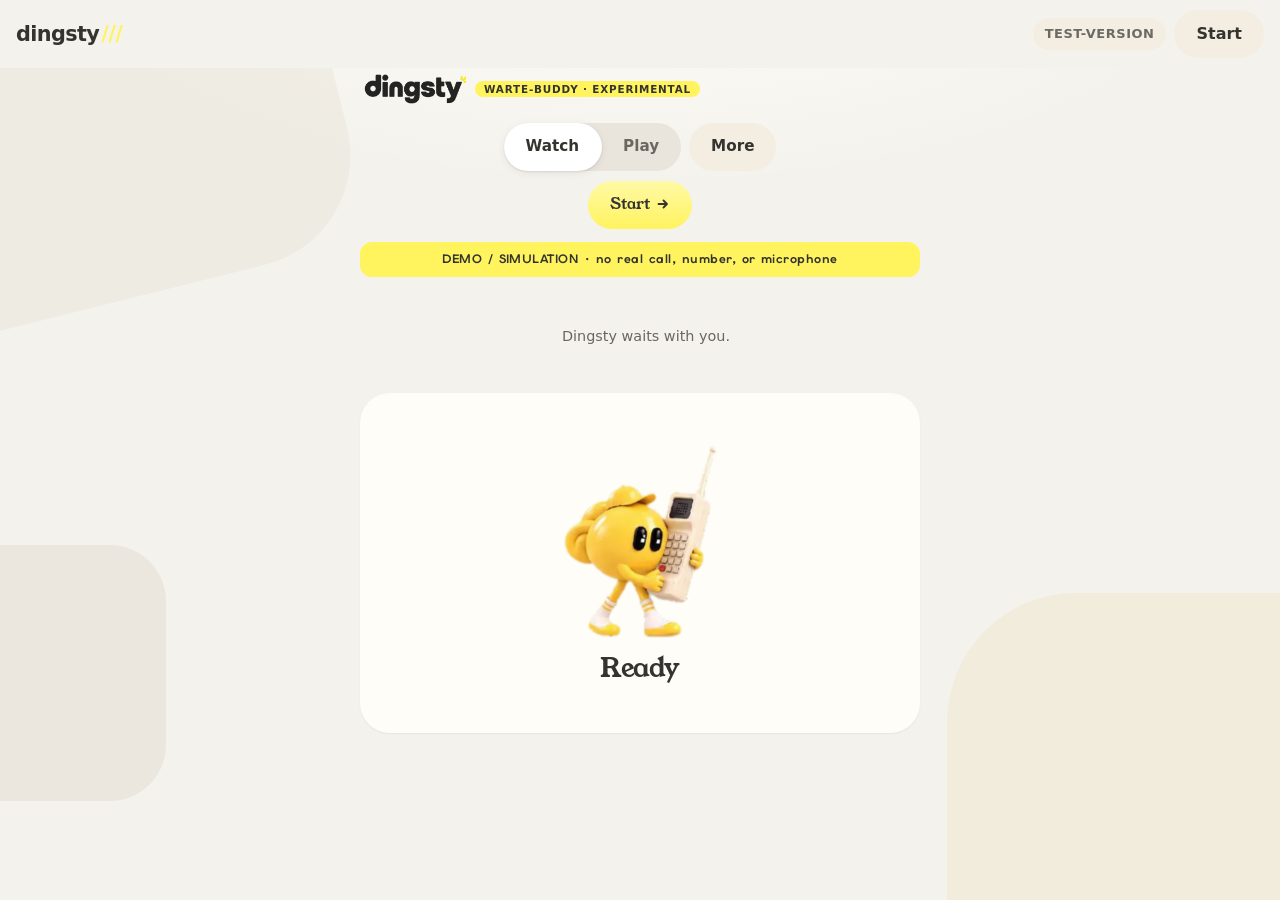
<file: next/index.html>
<!doctype html>
<html lang="de">
<head><link rel="icon" href="data:,">
<meta charset="utf-8">
<meta name="viewport" content="width=device-width,initial-scale=1,viewport-fit=cover">
<!-- Superseded experimental route: keep the historical source in Git, but never offer its microphone flow. -->
<meta http-equiv="refresh" content="0; url=../anruf/index.html?demo=1">
<script>location.replace('../anruf/index.html?demo=1' + location.search.replace(/^\?/, '&'));</script>
<title data-i18n-title="title">Dingsty Warte-Buddy</title>
<style>
/* Paket palette + the spring/press recipe. */
:root{--bg:#f4f2ed;--ink:#33332f;--mute:#6b665f;--y:#fff35e;--card:#fffdf8;--soft:#f4eee2;--line:rgba(31,29,26,.12);--ok:#16794b;--hot:#c82773;--spring:linear(0,.009,.035 2.1%,.141,.281 6.7%,.723 12.9%,.938 16.7%,1.017,1.077,1.121,1.149 24.3%,1.159,1.163,1.161,1.154 29.9%,1.129 32.8%,1.051 39.6%,1.017 43.1%,.991,.977 51%,.974 53.8%,.98 57.1%,1.018 72.4%,1.006 86.4%,1)}
*{box-sizing:border-box}html{-webkit-text-size-adjust:100%}body{margin:0;min-width:0;min-height:100vh;overflow-x:hidden;background:radial-gradient(900px 400px at 50% -10%,#fffef6,transparent 70%),var(--bg);color:var(--ink);font:17px/1.55 ui-sans-serif,system-ui,-apple-system,"Segoe UI",sans-serif;padding:max(16px,env(safe-area-inset-top)) 14px 40px}
.background-shapes{position:fixed;inset:0;overflow:hidden;pointer-events:none;z-index:0}.shape{position:absolute;display:block;opacity:.32;border-radius:22%;animation:float 9s ease-in-out infinite}.shape.one{width:40vmax;height:40vmax;left:-15vmax;top:-16vmax;background:#e4dccd;transform:rotate(-14deg)}.shape.two{width:46vmax;height:46vmax;right:-20vmax;bottom:-22vmax;background:#ebe0b4;animation-delay:-3s}.shape.three{width:20vmax;height:20vmax;left:-7vmax;bottom:11vh;background:#d9d1c1;animation-delay:-6s}@keyframes float{50%{translate:2vmax -1.4vmax;rotate:6deg}}
main{position:relative;z-index:1;width:min(560px,100%);margin:0 auto;display:flex;flex-direction:column;gap:13px}.brandline{display:flex;align-items:baseline;gap:9px;margin:2px 4px -4px}.brandline span{display:block;width:102px;height:30px;font-size:0;line-height:0;color:transparent;background:url("[data-uri]") left center/auto 30px no-repeat}.brandline b{background:var(--y);border-radius:999px;padding:3px 9px;font:700 .65rem/1 ui-sans-serif,system-ui;letter-spacing:.08em;text-transform:uppercase}
/* Young Serif, (c) The Young Serif Project Authors, SIL Open Font License 1.1 */h1,h2{font-family:"Young Serif",Georgia,"Times New Roman",serif;font-weight:400;letter-spacing:-.02em}h1{font-size:clamp(2rem,8vw,2.7rem);line-height:1.02;margin:4px 4px 0}.sub{color:var(--mute);margin:0 4px 2px;max-width:52ch}.stage{position:relative;background:var(--card);border:0;border-radius:30px;padding:16px 16px 18px;text-align:center;overflow:hidden;box-shadow:0 1px 0 #fff inset,0 20px 50px -30px rgba(60,50,20,.26)}.stage.alert{background:#fffbe0;box-shadow:0 1px 0 #fff inset,0 20px 50px -30px rgba(190,170,0,.42)}
.paket-mascot{position:absolute;z-index:1;top:9px;left:12px;width:64px;height:auto;filter:drop-shadow(0 8px 8px rgba(60,50,20,.12));pointer-events:none}.celebrate-mascot{display:none;position:absolute;z-index:1;right:7px;bottom:38px;width:76px;height:auto;pointer-events:none}.alert .celebrate-mascot{display:block;animation:mascot-hop 1.1s ease-in-out infinite}@keyframes mascot-hop{50%{transform:translateY(-8px) rotate(4deg)}}
#dingsty{position:relative;z-index:2;width:min(43vw,170px);height:min(43vw,170px);margin:8px auto 0;display:block;transform-origin:50% 90%}.idle #dingsty{animation:breathe 3.2s ease-in-out infinite}.hold #dingsty{animation:sway 2.6s ease-in-out infinite}.alert #dingsty{animation:dance .55s ease-in-out infinite}@keyframes breathe{50%{transform:scale(1.04,.97)}}@keyframes sway{0%,100%{transform:rotate(-4deg)}50%{transform:rotate(4deg)}}@keyframes dance{0%{transform:translateY(0) rotate(-12deg) scale(1.05,.92)}25%{transform:translateY(-22px) rotate(0) scale(.95,1.1)}50%{transform:translateY(0) rotate(12deg) scale(1.05,.92)}75%{transform:translateY(-22px) rotate(0) scale(.95,1.1)}100%{transform:translateY(0) rotate(-12deg) scale(1.05,.92)}}
.status{position:relative;z-index:2;font:700 clamp(1.35rem,5vw,1.7rem)/1.12 Georgia,"Times New Roman",serif;margin:10px 0 3px}.hint{position:relative;z-index:2;color:var(--mute);font-size:.9rem;margin:0}.meter{position:relative;z-index:2;height:8px;border-radius:99px;background:rgba(31,29,26,.1);margin:14px 6px 4px;overflow:hidden}.meter i{display:block;height:100%;width:0;background:var(--ok);transition:width .08s}.hear{position:relative;z-index:2;font-size:.78rem;color:var(--mute)}
.row{display:flex;gap:8px;flex-wrap:wrap;justify-content:center}button{position:relative;overflow:hidden;font:700 .96rem/1.2 ui-sans-serif,system-ui;border-radius:999px;border:1.5px solid var(--ink);background:var(--card);color:var(--ink);padding:12px 18px;cursor:pointer;transition:transform .55s var(--spring),box-shadow .25s ease,background-color .2s ease}button:hover{transform:none}button:active{transform:scale(.94);transition-duration:.08s,.2s,.2s}button.go{background:linear-gradient(#fff97a,#fff35e);border:0;box-shadow:0 8px 20px -10px rgba(190,170,0,.7);font-family:"Young Serif",Georgia,"Times New Roman",serif;font-size:1.08rem;font-weight:400}button.go::after{content:none;display:inline-block}button#sim{background:rgba(255,253,248,.72)}button.no{background:var(--hot);border-color:var(--hot);color:#fff}button.yes{background:var(--ok);border-color:var(--ok);color:#fff}button[hidden]{display:none}button:focus-visible,input:focus-visible{outline:3px solid var(--ink);outline-offset:3px}@keyframes ping{from{box-shadow:0 0 0 0 rgba(255,246,93,.85)}to{box-shadow:0 0 0 16px rgba(255,246,93,0)}}button.ping{animation:ping .6s ease-out}
.box{background:rgba(255,253,248,.94);border:1px solid rgba(31,29,26,.08);border-radius:20px;padding:14px 16px;box-shadow:0 14px 28px -28px rgba(60,50,20,.35)}.box h2{font:700 .76rem/1.2 ui-sans-serif,system-ui;letter-spacing:.1em;text-transform:uppercase;color:var(--mute);margin:0 0 8px}pre{white-space:pre-wrap;margin:0;font:inherit;background:var(--soft);border-radius:12px;padding:10px 12px}label{display:flex;flex-direction:column;gap:6px;font-size:.92rem}input[type=range]{width:100%;accent-color:#b6a600}.confetti{position:absolute;z-index:3;inset:0;pointer-events:none}.confetti b{position:absolute;top:-10px;width:10px;height:14px;border-radius:3px;animation:fall 1.6s linear infinite}@keyframes fall{to{transform:translateY(340px) rotate(540deg);opacity:.2}}small{color:var(--mute)}
@media (max-width:390px){body{padding-left:12px;padding-right:12px}.stage{padding-left:12px;padding-right:12px}.paket-mascot{width:55px}.row button{padding-left:14px;padding-right:14px}}@media (prefers-reduced-motion:reduce){*,*::before,*::after{animation-duration:.001ms!important;animation-iteration-count:1!important;scroll-behavior:auto!important}.shape{animation:none}button,button:active{transform:none;transition:background-color .16s linear}.ping{animation:none}}
[hidden]{display:none!important}
/* round 9 (N-R8-05): 100px, not 72px: body padding (16 + 40) and the brand line were 25 px more than the viewport allowed */
.launch{min-height:calc(100vh - 100px);display:flex;flex-direction:column;justify-content:center;text-align:center;gap:20px}.launch h1{font:400 clamp(1.6rem,5.5vw,2.1rem)/1.05 "Young Serif",Georgia,serif;margin:0 0 8px}.launch .go{align-self:center;min-width:min(310px,100%);min-height:72px;font-size:1.28rem}.steps{display:grid;gap:9px;text-align:left;margin:0 auto;width:min(440px,100%)}.step{display:grid;grid-template-columns:42px 1fr;gap:10px;align-items:center;background:rgba(255,253,248,.88);border-radius:16px;padding:10px 13px}.step b{width:34px;height:34px;display:grid;place-items:center;border-radius:50%;background:var(--y);font-family:Georgia,serif}.step span{font-weight:700;font-size:.93rem}.phone-note{max-width:420px;margin:0 auto;color:var(--mute)}.copy-status{min-height:1.5em;margin:0;color:var(--mute);font-size:.9rem}.more-launch{margin:0 auto;text-align:left;width:100%}.more-launch summary{cursor:pointer;font-weight:700;text-align:center}.listening-ui{display:flex;flex-direction:column;gap:13px}.listening-ui .stage{text-align:center;background:rgba(255,253,248,.72);border-radius:22px;padding:8px 16px 14px}
#phone-demo{display:inline-flex;align-items:center;justify-content:center;min-height:44px;padding:12px 20px;border-radius:999px;background:#f0eee8;color:var(--ink);text-decoration:none;font-weight:600;transition:background-color .5s cubic-bezier(.625,.05,0,1),color .5s cubic-bezier(.625,.05,0,1)}#phone-demo:hover,#phone-demo:focus-visible{background:#111;color:#fff}#phone-demo:focus-visible{outline:none;box-shadow:0 0 0 4px rgba(168,85,247,.4)}@media (prefers-reduced-motion:reduce){#phone-demo{transition:none}}
.brandline{align-items:center;flex-wrap:wrap;row-gap:6px}.brandline span{flex:none}@media(max-width:360px){.brandline span{width:86px;height:25px;background-size:auto 25px}}#listening-ui{display:flex;flex-direction:column}#listening-ui>.mission-card{order:-1;margin-bottom:12px}
</style>
<style>
/* The mission deliberately borrows the existing Buddy card rather than creating an arcade surface. */
.mission-card{margin:0;background:rgba(255,253,248,.72);border:0;border-radius:22px;padding:8px 16px 14px}.mission-card summary{cursor:pointer;font-weight:700;color:var(--ink);list-style:none}.mission-card summary::-webkit-details-marker{display:none}.mission-card summary::after{content:'+';float:right;font-size:1.2rem}.mission-card[open] summary::after{content:'–'}.mission-card p{margin:4px 0 10px;color:var(--mute);font-size:.9rem}.mission-frame{display:block;width:100%;height:430px;border:0;border-radius:18px;background:var(--card);overflow:hidden}.mission-card[open]{padding-bottom:12px}@media(max-width:400px){.mission-card{padding-inline:10px}.mission-frame{height:456px}}@media(prefers-reduced-motion:reduce){.mission-frame{height:330px}}
</style>
<style>/* Elms Sans, (c) The Elms Sans Project Authors, SIL Open Font License 1.1 */body,button,input,select,textarea,summary,label,.fine,.pill,.eyebrow{font-family:"Elms Sans",ui-sans-serif,system-ui,sans-serif}</style>
<style>
/* DINGSTY COMPONENTS v1 (locked 2026-10-16): pills, rollover, tabs, form controls. One place, reused everywhere. */
:root{--ease-smooth:cubic-bezier(.625,.05,0,1);--ease-bounce:cubic-bezier(.34,1.56,.64,1)}
button{border:0;min-height:48px;background:var(--soft);transition:background-color .6s var(--ease-smooth),color .6s var(--ease-smooth),transform .6s var(--ease-bounce),box-shadow .6s var(--ease-smooth)}
button:hover,button:focus-visible{background:#000;color:#fff}
button:active{transform:scale(.94)}
button.go,button.go:hover,button.go:focus-visible{border:0}
button.go:hover,button.go:focus-visible{background:#000;color:#fff}
button.yes{background:var(--y);color:var(--ink)}button.yes:hover,button.yes:focus-visible,button.no:hover,button.no:focus-visible{background:#000;color:#fff}
button:focus-visible{outline:none;box-shadow:none}
input:focus-visible{outline:none;box-shadow:0 0 0 3px var(--ink)}
button#sim{background:var(--soft)}
button#sim:hover,button#sim:focus-visible{background:#000;color:#fff}
input[type=range]{accent-color:var(--ink)}
.row button{min-width:150px;padding-left:26px;padding-right:26px}
.box{border:0}
.box h2{font:700 .8rem/1.2 "Elms Sans",ui-sans-serif,system-ui;letter-spacing:.1em}
.box small{font-size:.98rem;line-height:1.45;display:block}
.more-launch>summary{display:inline-flex;align-items:center;justify-content:center;min-height:48px;min-width:150px;padding:0 26px;border-radius:999px;background:var(--soft);list-style:none;transition:background-color .6s var(--ease-smooth),color .6s var(--ease-smooth)}
.more-launch>summary::-webkit-details-marker{display:none}
.more-launch>summary:hover,.more-launch>summary:focus-visible{background:#000;color:#fff;outline:none}
.more-launch{display:flex;flex-direction:column;align-items:center;gap:12px}
.more-launch>.box,.more-launch>.row{width:100%}
input[type=checkbox]{-webkit-appearance:none;appearance:none;width:26px;height:26px;border-radius:9px;background:var(--soft);display:inline-grid;place-content:center;flex:none;cursor:pointer;margin:0;transition:background-color .3s var(--ease-smooth)}
input[type=checkbox]::after{content:"";width:12px;height:7px;border-left:3px solid var(--ink);border-bottom:3px solid var(--ink);transform:rotate(-45deg) scale(0);margin-top:-3px;transition:transform .5s var(--ease-bounce)}
input[type=checkbox]:checked{background:var(--y)}input[type=checkbox]:checked::after{transform:rotate(-45deg) scale(1)}
input[type=range]{-webkit-appearance:none;appearance:none;width:100%;height:10px;border-radius:999px;background:var(--soft);margin:12px 0 4px}
input[type=range]::-webkit-slider-thumb{-webkit-appearance:none;width:28px;height:28px;border-radius:50%;background:var(--ink);border:4px solid var(--y);cursor:pointer;transition:transform .5s var(--ease-bounce)}
input[type=range]::-moz-range-thumb{width:20px;height:20px;border-radius:50%;background:var(--ink);border:4px solid var(--y);cursor:pointer}
input[type=range]:active::-webkit-slider-thumb{transform:scale(1.2)}
.mission-card summary{font:400 1.7rem/1.15 "Young Serif",Georgia,"Times New Roman",serif;letter-spacing:-.02em}
.mission-card p{font-size:1rem}
@media (prefers-reduced-motion:reduce){button,.more-launch>summary,input[type=checkbox],input[type=checkbox]::after,input[type=range]::-webkit-slider-thumb{transition:none!important}}
</style>
<link rel="stylesheet" href="flow/flow.css?v=cb2a67cf7">
<link rel="stylesheet" href="mission/buddy-fonts.css">
</head>
<body>
<div class="background-shapes" aria-hidden="true">
<i class="shape one">
</i>
<i class="shape two">
</i>
<i class="shape three">
</i>
</div>
<main>
<div class="brandline" aria-hidden="true" data-i18n="brandline">
<span>Dingsty</span>
<b>Warte-Buddy · Experimentell</b>
</div>
<section class="launch" id="desktop-launch">
  <h1 data-onboard="launchHeading">Waiting helper</h1>
  <button class="go" id="start" data-onboard="startButton">Start waiting helper</button>
  <button type="button" id="launch-demo">Demo ohne Mikro</button>
  <div class="steps" data-onboard="steps"><div class="step"><b aria-hidden="true">☎</b><span>Call</span></div><div class="step"><b aria-hidden="true">♬</b><span>Put your phone on speaker beside this laptop</span></div><div class="step"><b aria-hidden="true">!</b><span>I will try to let you know when someone speaks after the music</span></div></div>
</section>
<section class="launch" id="phone-launch" hidden>
  <h1 data-onboard="phoneHeading">Use a second device</h1>
  <p class="phone-note" data-onboard="phoneText">This helper needs a second device with a microphone.</p>
  <button class="go" id="copy-link" data-onboard="copyLink">Copy link</button>
  <p class="copy-status" id="copy-status" aria-live="polite"></p>
  <a href="?demo=1&amp;lang=de" id="phone-demo" data-onboard="phoneDemo">Demo ohne Mikro</a>
</section>
<section class="listening-ui" id="listening-ui" hidden>
<div class="flow-controls" role="group" aria-label="Dingsty Ablauf">
  <div class="flow-row1"><div id="flow-tabs" class="flow-tabs" role="group" aria-label="Modus"><button type="button" data-mode="watch" aria-pressed="true">Zuschauen</button><button type="button" data-mode="play" aria-pressed="false">Spielen</button></div><div class="flow-slot"><details class="more-launch" id="more"><summary>Mehr</summary><div class="menu-panel" role="group" aria-label="Mehr"><button type="button" id="flow-sound" class="menu-btn" aria-pressed="false">Ton: aus</button><div class="menu-row"><span>Sprache</span><div class="seg" id="lang-seg" role="group" aria-label="Sprache"><span class="blob" aria-hidden="true"></span><button type="button" data-lang="de" aria-label="Deutsch">DE</button><button type="button" data-lang="en" aria-label="English">EN</button><button type="button" data-lang="es" aria-label="Español">ES</button></div><select id="lang-select" aria-label="Sprache" hidden><option value="de">Deutsch</option><option value="en">English</option><option value="es">Español</option></select></div><p class="menu-note" id="help-line">Hilfe: nichts wird gespeichert oder gesendet. Demo = Testtöne.</p></div></details><button type="button" id="flow-back">Stopp</button></div></div>
<div hidden id="defaults"><input type="range" id="sens" min="2" max="9" step="1" value="3"><span id="sensLabel"></span><input type="checkbox" id="sensitive" checked><input type="checkbox" id="quick" checked><pre id="say">Guten Tag, ich möchte bitte mit einem Mitarbeiter sprechen. Es geht um meine Sendung. Meine Sendungsnummer ist: </pre><button type="button" id="sim">Demo ohne Mikro</button></div>
  <div class="flow-row2"><button type="button" id="flow-here" class="go">Ich bin da</button><button type="button" id="flow-start" class="go">Starten</button><button type="button" id="flow-again">Nochmal</button><div class="flow-ans" id="answer" hidden><button class="yes" id="gotit" data-i18n="gotit">Ja, ein Mensch!</button><button class="no" id="notit" data-i18n="notit">Nein, nur eine Ansage</button></div></div>
</div>
<p id="flow-timer" class="flow-timer" aria-live="off"></p>
<p id="flow-caption" class="flow-caption" role="status" aria-live="polite"></p>
<div id="flow-scene" class="flow-scene" data-state="idle"><p id="flow-demo" class="flow-demo" hidden></p>
<div class="fl fl-real">
<section class="stage idle" id="stage" aria-live="polite">
  <div class="confetti" id="confetti" hidden></div>
  <canvas id="dingsty" width="462" height="570" role="img" aria-label="Dingsty, the yellow balloon character with a phone" data-i18n-aria="canvasLabel">
</canvas>
  <div class="status" id="status" data-i18n="ready">Bereit</div>
  <p class="hint" id="hint" data-i18n="readyHint">Drück Start und ruf die Hotline auf Lautsprecher neben diesem Bildschirm an.</p>
  <button type="button" id="notice-demo" class="go" hidden></button>
  <div class="meter" aria-hidden="true">
<i id="lvl">
</i>
</div>
  <div class="hear" id="hear" data-i18n="notListening">hört nicht zu</div>
</section>
</div>
<div class="fl fl-burst"><canvas id="flow-canvas" width="440" height="385" role="img" aria-label="Dingsty zerfällt in Pixel"></canvas></div>
<div class="fl fl-game">
<details class="mission-card" id="mission-card" open>
  <summary id="mission-summary">Mission Warteschleife</summary>
  <p id="mission-note">Fiktion im Handy · Mikrofon bleibt aus</p>
  <iframe id="mission-frame" class="mission-frame" title="Mission Warteschleife" src="mission/index.html?lang=de&amp;v=cb2a67cf7" loading="eager" allow="autoplay" tabindex="-1"></iframe>
</details>
</div>
<div id="flow-fx" aria-hidden="true"></div>
</div>

<div class="row">
<button id="stop" hidden>
</button>
</div>

</section>
</main>
<script src="analyzer.js">
</script>
<script>
(function(){
  var A=window.DingstyAnalyzer, $=function(i){return document.getElementById(i)};
  var stage=$('stage'),status=$('status'),hint=$('hint'),lvl=$('lvl'),hear=$('hear');
  var env=[],timer=null,evalTimer=null,ctx=null,stream=null,analyser=null,buf=null,mode=null,watcher=A.createWatcher({minHoldMs:6000,minSpeechMs:3000}),wake=null;
  var WIN=Math.round(A.FPS*2.4);
  var COPY={
    de:{alert:'Sprachähnlicher Ton nach Wartemusik erkannt',alertHint:'Prüfe, ob jemand oder eine Ansage spricht.',interrupted:'Mikrofon unterbrochen',interruptedHint:'Das Mikrofon oder Gerät wurde getrennt. Starte erneut, wenn es wieder bereit ist.',background:'Seite im Hintergrund',backgroundHint:'Die Überwachung kann eingeschränkt sein.',unsure:'Unsicherer Ton',unsureHint:'Ich warte auf ein klareres Signal.',stop:'Stopp'},
    en:{alert:'Speech after hold music',alertHint:'Check whether a person or a recording is speaking.',interrupted:'Microphone interrupted',interruptedHint:'The microphone or device was disconnected. Start again when it is ready.',background:'Page in the background',backgroundHint:'Monitoring may be limited.',unsure:'Uncertain sound',unsureHint:'I am waiting for a clearer signal.',stop:'Stop'},
    es:{alert:'Sonido parecido al habla detectado después de la música de espera',alertHint:'Comprueba si habla una persona o una grabación.',interrupted:'Micrófono interrumpido',interruptedHint:'El micrófono o dispositivo se desconectó. Inicia de nuevo cuando esté listo.',background:'Página en segundo plano',backgroundHint:'La supervisión puede ser limitada.',unsure:'Sonido incierto',unsureHint:'Espero una señal más clara.',stop:'Parar'}
  };
  var UI={
    de:{title:'Dingsty Warte-Buddy',brandline:'<span>Dingsty</span><b>Warte-Buddy · Experimentell</b>',heading:'Dingsty Warte-Buddy <small>· Experimentell</small>',sub:'Optional: Dingsty hört auf Musik- oder sprachähnliche Geräusche und macht dich aufmerksam. Es kann keinen echten Mitarbeiter von einer aufgenommenen Ansage unterscheiden.',explainer:'<h2>Bevor du zuhörst</h2><small>Du brauchst ein <b>zweites Gerät</b>: den Telefonanruf auf Lautsprecher neben einem Laptop oder zweiten Handy mit Mikrofon. Es wird nichts aufgenommen oder gesendet. Erst wenn du unten „Zuhören starten“ tippst, fragt der Browser nach dem Mikrofon. Mit „<span id="stop-explainer"></span>“ beendest du es jederzeit.</small>',canvasLabel:'Dingsty, der gelbe Ballon-Charakter mit einem Telefon',ready:'Bereit',readyHint:'Drück Start und ruf die Hotline auf Lautsprecher neben diesem Bildschirm an.',notListening:'hört nicht zu',normal:'<h2>Normal benutzen</h2><small>Nur für einen echten Anruf auf Lautsprecher neben dem zweiten Gerät.</small><div class="row"><button class="go" id="start">Zuhören starten</button><button id="stop" hidden></button></div>',demo:'<h2>Demo</h2><small>Kein echter Anruf. Nur Testtöne.</small><div class="row"><button id="sim">Demo starten (ohne Mikro)</button></div>',gotit:'Ja, ein Mensch!',notit:'Nein, nur eine Ansage',demoTwenty:'<h2>20-Sekunden-Test</h2><small>3 Sekunden Musik abspielen, dann 3 Sekunden sprechen.</small><label style="flex-direction:row;align-items:center;gap:8px;margin-top:10px"><input type="checkbox" id="quick" checked> Schnelltest</label>',sensitivity:'<h2>Kurze Ansagen</h2><label><span id="sensLabel">Meldung nach 3 Sekunden Sprache</span><input type="range" id="sens" min="2" max="9" step="1" value="3"></label><label style="flex-direction:row;align-items:center;gap:8px;margin-top:10px"><input type="checkbox" id="sensitive" checked> Empfindlicher</label>',say:'<h2>Sag das, wenn ein Mensch rangeht</h2><pre id="say">Guten Tag, ich möchte bitte mit einem Mitarbeiter sprechen. Es geht um meine Sendung. Meine Sendungsnummer ist: </pre>',privacy:'<h2>Datenschutz</h2><small>Nichts wird aufgenommen, gespeichert oder gesendet. Seite schließen, und es hört auf.</small>',limits:'<h2>Ehrliche Grenzen</h2><small>Braucht zwei Geräte. Eine lange Ansage kann es täuschen. Nur mit Testtönen geprüft.</small>'},
    en:{title:'Dingsty Warte-Buddy',brandline:'<span>Dingsty</span><b>Warte-Buddy · Experimental</b>',heading:'Dingsty Warte-Buddy <small>· Experimentell</small>',sub:'Optional: Dingsty listens for music- or speech-like sounds and gets your attention. It cannot tell a real agent from a recorded announcement.',explainer:'<h2>Before you listen</h2><small>You need a <b>second device</b>: put the phone call on speaker beside a laptop or second phone with a microphone. Nothing is recorded or sent. Only when you tap “Start listening” below will the browser ask for the microphone. You can end it at any time with “<span id="stop-explainer"></span>”.</small>',canvasLabel:'Dingsty, the yellow balloon character with a phone',ready:'Ready',readyHint:'Press Start and call the hotline on speaker beside this screen.',notListening:'not listening',normal:'<h2>Use normally</h2><small>Only for a real call on speaker beside the second device.</small><div class="row"><button class="go" id="start">Start listening</button><button id="stop" hidden></button></div>',demo:'<h2>Demo</h2><small>No real call. Test sounds only.</small><div class="row"><button id="sim">Start demo (no mic)</button></div>',gotit:'Yes, a person!',notit:'No, only an announcement',demoTwenty:'<h2>20-second test</h2><small>Play 3 seconds of music, then speak for 3 seconds.</small><label style="flex-direction:row;align-items:center;gap:8px;margin-top:10px"><input type="checkbox" id="quick" checked> Quick test</label>',sensitivity:'<h2>Short announcements</h2><label><span id="sensLabel">Alert after 3 seconds of speech</span><input type="range" id="sens" min="2" max="9" step="1" value="3"></label><label style="flex-direction:row;align-items:center;gap:8px;margin-top:10px"><input type="checkbox" id="sensitive" checked> More sensitive</label>',say:'<h2>Say this when a person answers</h2><pre id="say">Hello, I would like to speak to an agent, please. It is about my parcel. My tracking number is: </pre>',privacy:'<h2>Privacy</h2><small>Nothing is recorded, saved or sent. Close the page and it stops.</small>',limits:'<h2>Honest limits</h2><small>Needs two devices. A long announcement can fool it. Tested only with test sounds.</small>'},
    es:{title:'Dingsty Warte-Buddy',brandline:'<span>Dingsty</span><b>Warte-Buddy · Experimental</b>',heading:'Dingsty Warte-Buddy <small>· Experimentell</small>',sub:'Opcional: Dingsty escucha sonidos parecidos a música o habla y llama tu atención. No puede distinguir a un agente real de un aviso grabado.',explainer:'<h2>Antes de escuchar</h2><small>Necesitas un <b>segundo dispositivo</b>: pon la llamada en altavoz junto a un portátil u otro móvil con micrófono. No se graba ni se envía nada. Solo cuando pulses “Empezar a escuchar” abajo el navegador pedirá el micrófono. Puedes terminar cuando quieras con “<span id="stop-explainer"></span>”.</small>',canvasLabel:'Dingsty, el personaje globo amarillo con un teléfono',ready:'Listo',readyHint:'Pulsa Empezar y llama a la línea en altavoz junto a esta pantalla.',notListening:'sin escuchar',normal:'<h2>Uso normal</h2><small>Solo para una llamada real en altavoz junto al segundo dispositivo.</small><div class="row"><button class="go" id="start">Empezar a escuchar</button><button id="stop" hidden></button></div>',demo:'<h2>Demo</h2><small>Sin llamada real. Solo tonos de prueba.</small><div class="row"><button id="sim">Empezar demo (sin micro)</button></div>',gotit:'¡Sí, una persona!',notit:'No, solo un aviso',demoTwenty:'<h2>Prueba de 20 segundos</h2><small>Reproduce 3 segundos de música y luego habla 3 segundos.</small><label style="flex-direction:row;align-items:center;gap:8px;margin-top:10px"><input type="checkbox" id="quick" checked> Prueba rápida</label>',sensitivity:'<h2>Avisos cortos</h2><label><span id="sensLabel">Aviso tras 3 segundos de habla</span><input type="range" id="sens" min="2" max="9" step="1" value="3"></label><label style="flex-direction:row;align-items:center;gap:8px;margin-top:10px"><input type="checkbox" id="sensitive" checked> Más sensible</label>',say:'<h2>Di esto cuando responda una persona</h2><pre id="say">Buenos días, quisiera hablar con un agente, por favor. Es sobre mi envío. Mi número de seguimiento es: </pre>',privacy:'<h2>Privacidad</h2><small>No se graba, guarda ni envía nada. Cierra la página y se detiene.</small>',limits:'<h2>Límites honestos</h2><small>Necesita dos dispositivos. Un aviso largo puede engañarlo. Solo probado con tonos de prueba.</small>'}
  };
  var ONBOARD={
    de:{launchHeading:'Warte-Buddy',startButton:'Warte-Buddy starten',steps:'<div class="step"><b aria-hidden="true">☎</b><span>Ruf an</span></div><div class="step"><b aria-hidden="true">♬</b><span>Lege dein Handy auf Lautsprecher neben diesen Laptop</span></div><div class="step"><b aria-hidden="true">!</b><span>Ich versuche, dir Bescheid zu sagen, wenn nach der Musik jemand spricht</span></div>',phoneHeading:'Nutze ein zweites Gerät',phoneText:'Diese Hilfe braucht ein ZWEITES Gerät mit Mikrofon.',copyLink:'Link kopieren',phoneDemo:'Demo ohne Mikro',copied:'Kopiert',notCopied:'Nicht kopiert. Bitte Adresse selbst kopieren',more:'Mehr'},
    en:{launchHeading:'Warte-Buddy',startButton:'Start Warte-Buddy',steps:'<div class="step"><b aria-hidden="true">☎</b><span>Call</span></div><div class="step"><b aria-hidden="true">♬</b><span>Put your phone on speaker beside this laptop</span></div><div class="step"><b aria-hidden="true">!</b><span>I will try to let you know when someone speaks after the music</span></div>',phoneHeading:'Use a second device',phoneText:'This helper needs a SECOND device with a microphone.',copyLink:'Copy link',phoneDemo:'Demo without mic',copied:'Copied',notCopied:'Not copied. Please copy the address yourself',more:'More'},
    es:{launchHeading:'Warte-Buddy',startButton:'Iniciar Warte-Buddy',steps:'<div class="step"><b aria-hidden="true">☎</b><span>Llama</span></div><div class="step"><b aria-hidden="true">♬</b><span>Pon tu móvil en altavoz junto a este portátil</span></div><div class="step"><b aria-hidden="true">!</b><span>Intento avisarte cuando alguien hable después de la música</span></div>',phoneHeading:'Usa un segundo dispositivo',phoneText:'Esta ayuda necesita un SEGUNDO dispositivo con micrófono.',copyLink:'Copiar enlace',phoneDemo:'Demo sin micro',copied:'Copiado',notCopied:'No se copió. Copia la dirección tú mismo',more:'Más'}
  };
  var RUNTIME={
    de:{title:'Dingsty Warte-Buddy',listening:'Hört zu…',waiting:'Warte auf Wartemusik.',waitingProgress:'Warte auf Wartemusik: {got} von {need} Sekunden gehört. (Spiel Musik ab, dann sprich.)',notListening:'hört nicht zu',detector:'hört: {label} · Schwung {cv} · Rhythmus {syl}',music:'Musik / gleichmäßiger Ton',speech:'Sprache',silence:'Stille',unsure:'unsicher',waitingWithYou:'Dingsty wartet mit dir',musicDetected:'Wartemusik erkannt. Ich versuche, dir Bescheid zu sagen, sobald jemand spricht.',slider:'Meldung nach {seconds} Sekunden Sprache',noMic:'Hier kein Mikrofon',noMicHint:'Öffne die Seite in Safari oder Chrome, oder nutze die Demo.',micPending:'Warte auf das Mikrofon…',micPendingHint:'Tippe auf „Erlauben“, wenn der Browser fragt. Dingsty misst nur Lautstärke und Rhythmus.',micBlocked:'Mikrofon blockiert',micBlockedHint:'Erlaube das Mikrofon für diese Seite in den Browser-Einstellungen, oder nutze die Demo.',micTimeout:'Dingsty hört nichts',micTimeoutHint:'Auf die Mikrofonfrage kam keine Antwort. Tippe nochmal auf Starten, oder nutze die Demo.',backToHold:'Zurück zum Warten',backToHoldHint:'Okay, nur eine Ansage. Ich höre weiter zu.',complete:'Super. Los geht’s!',completeHint:'Dingsty ist fertig. Drück Start für den nächsten Anruf.'},
    en:{title:'Dingsty Warte-Buddy',listening:'Listening…',waiting:'Waiting for hold music.',waitingProgress:'Waiting for hold music: heard {got} of {need} seconds. (Play music, then speak.)',notListening:'not listening',detector:'listening: {label} · variation {cv} · rhythm {syl}',music:'music / steady tone',speech:'speech',silence:'silence',unsure:'uncertain',waitingWithYou:'Dingsty is waiting with you',musicDetected:'Hold music detected. I will try to alert you as soon as someone speaks.',slider:'Alert after {seconds} seconds of speech',noMic:'No microphone here',noMicHint:'Open this page in Safari or Chrome, or use the demo.',micPending:'Waiting for the microphone…',micPendingHint:'Tap “Allow” when the browser asks. Dingsty only measures volume and rhythm.',micBlocked:'Microphone blocked',micBlockedHint:'Allow the microphone for this page in browser settings, or use the demo.',micTimeout:'Dingsty hears nothing',micTimeoutHint:'No answer to the microphone question. Press Start again, or use the demo.',backToHold:'Back to waiting',backToHoldHint:'Okay, only an announcement. I am still listening.',complete:'Great. Let’s go!',completeHint:'Dingsty is done. Press Start for the next call.'},
    es:{title:'Dingsty Warte-Buddy',listening:'Escuchando…',waiting:'Esperando música de espera.',waitingProgress:'Esperando música de espera: {got} de {need} segundos escuchados. (Reproduce música y después habla.)',notListening:'sin escuchar',detector:'escucha: {label} · variación {cv} · ritmo {syl}',music:'música / tono constante',speech:'habla',silence:'silencio',unsure:'incierto',waitingWithYou:'Dingsty espera contigo',musicDetected:'Música de espera detectada. Intentaré avisarte en cuanto alguien hable.',slider:'Aviso tras {seconds} segundos de habla',noMic:'No hay micrófono',noMicHint:'Abre esta página en Safari o Chrome, o usa la demo.',micPending:'Esperando el micrófono…',micPendingHint:'Pulsa “Permitir” cuando lo pida el navegador. Dingsty solo mide volumen y ritmo.',micBlocked:'Micrófono bloqueado',micBlockedHint:'Permite el micrófono para esta página en la configuración del navegador, o usa la demo.',micTimeout:'Dingsty no oye nada',micTimeoutHint:'No has respondido a la pregunta del micrófono. Pulsa Empezar otra vez, o usa la demo.',backToHold:'Volver a esperar',backToHoldHint:'De acuerdo, solo un aviso. Sigo escuchando.',complete:'¡Genial. Vamos!',completeHint:'Dingsty ha terminado. Pulsa Empezar para la próxima llamada.'}
  };
  function language(){var q=typeof location!=='undefined'&&location.search?new URLSearchParams(location.search).get('lang'):'';var l=(q||(navigator.language||'de')).toLowerCase();return /^es/.test(l)?'es':/^en/.test(l)?'en':'de'}
  // round 22 (Günter): the arrow after a primary label is an inline SVG with its own space (the old text glyph touched the label).
  // The flow calls this for its own buttons; the launch buttons are marked here.
  window.addArrow=function(b){try{if(!b||b.querySelector('svg.arrow'))return;var s=document.createElementNS('http://www.w3.org/2000/svg','svg');s.setAttribute('class','arrow');s.setAttribute('viewBox','0 0 14 14');s.setAttribute('aria-hidden','true');s.setAttribute('focusable','false');s.innerHTML='<path d="M2.5 7h8.5M7.5 3.5 11 7l-3.5 3.5" fill="none" stroke="currentColor" stroke-width="1.8" stroke-linecap="round" stroke-linejoin="round"/>';b.appendChild(s)}catch(e){/* no SVG support in a test stub */}};
  function localizePage(){var l=language(),u=UI[l],o=ONBOARD[l],phoneDemo=$('phone-demo'),mission=$('mission-frame');document.documentElement.lang=l;document.title=u.title;if(phoneDemo)phoneDemo.href='?demo=1&lang='+encodeURIComponent(l);if(mission)mission.src='mission/index.html?lang='+encodeURIComponent(l)+'&v=cb2a67cf7';if(!document.querySelectorAll)return;[].forEach.call(document.querySelectorAll('[data-i18n]'),function(e){e.innerHTML=u[e.dataset.i18n]});[].forEach.call(document.querySelectorAll('[data-onboard]'),function(e){e.innerHTML=o[e.dataset.onboard]});[].forEach.call(document.querySelectorAll('[data-i18n-aria]'),function(e){e.setAttribute('aria-label',u[e.dataset.i18nAria])});var labels={de:['Mission Warteschleife','Fiktion im Handy · Mikrofon bleibt aus'],en:['Hold-loop mission','Fiction inside the phone · Microphone stays off'],es:['Misión de espera','Ficción dentro del móvil · El micrófono sigue apagado']}[l]||[];if($('mission-summary'))$('mission-summary').textContent=labels[0];if($('mission-note'))$('mission-note').textContent=labels[1]}
  localizePage();
  addArrow($('start')); addArrow($('copy-link'));   // round 22: the launch primaries get the inline arrow
  function words(){return COPY[language()]}
  function runtime(){return RUNTIME[language()]}
  function format(s,values){return s.replace(/\{(\w+)\}/g,function(_,key){return values[key]})}
  function localizeStop(){var stop=words().stop,button=$('stop'),explainer=$('stop-explainer');if(button)button.textContent=stop;if(explainer)explainer.textContent=stop}
  localizeStop()
  function isPhoneDevice(win){return !!(win.innerWidth&&win.innerWidth<=600)} /* round 4: entry follows the layout width (phone entry at 600 px or less), re-checked on resize */
  function revealListening(){var desk=$('desktop-launch'),phone=$('phone-launch'),ui=$('listening-ui');if(desk)desk.hidden=true;if(phone)phone.hidden=true;if(ui)ui.hidden=false}
  function setCopyStatus(ok){var out=$('copy-status');if(out)out.textContent=ONBOARD[language()][ok?'copied':'notCopied']}
  function legacyCopyCurrentLink(){if(typeof document==='undefined'||!document.createElement||!document.body||!document.execCommand)return false;var textarea=document.createElement('textarea'),copied=false;textarea.value=location.href;textarea.setAttribute('aria-hidden','true');textarea.style.position='fixed';textarea.style.opacity='0';document.body.appendChild(textarea);try{textarea.select();copied=document.execCommand('copy')===true}catch(e){copied=false}finally{if(textarea.parentNode)textarea.parentNode.removeChild(textarea)}return copied}
  function copyCurrentLink(){var clipboard=navigator.clipboard;function fallback(){var copied=legacyCopyCurrentLink();setCopyStatus(copied);return copied}if(!clipboard||!clipboard.writeText)return Promise.resolve(fallback());return Promise.resolve(clipboard.writeText(location.href)).then(function(){setCopyStatus(true);return true},fallback)}
  function setDevicePath(){var phone=isPhoneDevice(window),desk=$('desktop-launch'),mobile=$('phone-launch'),ui=$('listening-ui'),demo=typeof location!=='undefined'&&new URLSearchParams(location.search).get('demo')==='1';if(demo){revealListening();return}if(desk)desk.hidden=phone;if(mobile)mobile.hidden=!phone;if(ui)ui.hidden=true}
  // round 4: the entry (phone or desktop) follows the window while nothing has started yet, instead of the width at load
  addEventListener('resize',function(){var ui=$('listening-ui');if(ui&&ui.hidden&&!(new URLSearchParams(location.search).get('demo')==='1'))setDevicePath()});
  window.DingstyHoldBuddy={isPhoneDevice:isPhoneDevice,copyCurrentLink:copyCurrentLink,setScene:function(c){setScene(c)}};
  setDevicePath();
  if($('copy-link'))$('copy-link').addEventListener('click',copyCurrentLink);

  /* Dingsty sprites: three poses cut from the retro-phone sheet, white background removed by flood fill from the edges
     (keeps the white eye highlights and socks). idle = walking with the brick phone, hold = sitting on the phone, alert = dancing with two handsets. */
  var sprites=[null,null,null],sheet=new Image(),curCls='idle',SPR={idle:1,hold:0,alert:2};
  function keyOut(src){
    var w=src.width,h=src.height,c=document.createElement('canvas');c.width=w;c.height=h;var x=c.getContext('2d',{willReadFrequently:true});x.drawImage(src,0,0);
    var im=x.getImageData(0,0,w,h),d=im.data,seen=new Uint8Array(w*h),stack=[];
    function white(i){return d[i*4]>238&&d[i*4+1]>238&&d[i*4+2]>238}
    function push(i){if(!seen[i]&&white(i)){seen[i]=1;stack.push(i)}}
    for(var xx=0;xx<w;xx++){push(xx);push((h-1)*w+xx)}for(var yy=0;yy<h;yy++){push(yy*w);push(yy*w+w-1)}
    while(stack.length){var i=stack.pop(),px=i%w,py=(i/w)|0;if(px>0)push(i-1);if(px<w-1)push(i+1);if(py>0)push(i-w);if(py<h-1)push(i+w)}
    for(var j=0;j<w*h;j++){if(seen[j])d[j*4+3]=0}
    for(var k=0;k<w*h;k++){if(seen[k])continue;var px2=k%w,py2=(k/w)|0,edge=(px2>0&&seen[k-1])||(px2<w-1&&seen[k+1])||(py2>0&&seen[k-w])||(py2<h-1&&seen[k+w]);
      if(edge){var m=Math.min(d[k*4],d[k*4+1],d[k*4+2]);if(m>200)d[k*4+3]=90}}
    x.putImageData(im,0,0);return c;
  }
  function paint(){var cv=$('dingsty'),g=cv.getContext('2d');g.clearRect(0,0,cv.width,cv.height);var s=sprites[SPR[curCls]];if(!s)return;
    var sc=Math.min(cv.width/s.width,cv.height/s.height);var w2=s.width*sc,h2=s.height*sc;g.drawImage(s,(cv.width-w2)/2,cv.height-h2,w2,h2)}
  // Round 2: one character everywhere. The stage uses the keyed cream-phone frame of the burst clip (frame 000), so waiting, burst start, un-pixel end and alert show the same Dingsty and the same phone.
  sheet.onload=function(){var c=document.createElement('canvas');c.width=231;c.height=285;var cx=c.getContext('2d');cx.imageSmoothingQuality='high';var k=sheet.naturalWidth/480;cx.drawImage(sheet,135*k,42*k,231*k,285*k,0,0,231,285);for(var i=0;i<3;i++)sprites[i]=c;paint()};
  sheet.src='flow/burst-v2/f000.webp';
  function setScene(cls){stage.className='stage '+cls;curCls=cls;paint()}
  function msg(s,h){if(window.DingstyFlow&&DingstyFlow.ownsText())return;status.textContent=s;hint.textContent=h||''}
  var _msg=msg;msg=function(a,b){_msg(mode==='sim'&&$('sim').hidden?'DEMO · '+a:a,b)};

  $('sens').addEventListener('input',function(){var v=+this.value;$('sensLabel').textContent=format(runtime().slider,{seconds:v});watcher.setSpeechMs(v*1000)});

  function frame(rms){ // one 25 ms frame
    env.push(rms); if(env.length>WIN*2)env.shift();
    lvl.style.width=Math.min(100,Math.sqrt(rms)*320)+'%';
  }
  var lastLabel='-';
  function evaluate(){
    if(env.length<A.FPS)return;
    var r=A.classify(env.slice(-WIN),{sensitive:!!($('sensitive')&&$('sensitive').checked)}); lastLabel=r.label;
    var w=runtime();hear.textContent=format(w.detector,{label:w[r.label],cv:r.cv.toFixed(2),syl:r.syl.toFixed(2)});
    var s=watcher.push(r.label,Date.now());
    if(r.label==='unsure'){setScene(s.state==='hold'?'hold':'idle');var u=words();msg(u.unsure,u.unsureHint)}
    else if(s.state==='hold'){setScene('hold');msg(w.waitingWithYou,w.musicDetected)}
    else if(s.state==='alert'){alertNow()}
    else{setScene('idle');var need=Math.round(watcher.holdMs()/1000),got=Math.min(need,Math.round(s.musicMs/1000));
      msg(w.listening,format(w.waitingProgress,{got:got,need:need}))}
  }
  function missionSend(type,value){var frame=$('mission-frame');if(frame&&frame.contentWindow)frame.contentWindow.postMessage({type:type,value:value,version:1},location.origin)}
  window.addEventListener('message',function(event){if(event.origin!==location.origin||!event.data||event.source!==$('mission-frame').contentWindow)return;if(event.data.type==='dingsty:widget-size'&&Number.isFinite(event.data.height)){if(window.DingstyFlow&&DingstyFlow.gameHeight)DingstyFlow.gameHeight(event.data.height);else $('mission-frame').style.height=Math.max(60,Math.min($('flow-scene').clientHeight||780,event.data.height))+'px'}});
  function alertNow(){
    // round 9 (N-R8-04): the demo voice counts the game's own 10 s before it freezes the runner (flow.demoVoice); the microphone does not
    if(window.DingstyFlow){clearInterval(evalTimer);evalTimer=null;if(mode==='sim'&&DingstyFlow.demoVoice)DingstyFlow.demoVoice();else DingstyFlow.human('detector');return;}
    missionSend('dingsty:signal');
    var w=words();setScene('alert');msg(w.alert,w.alertHint);
    $('answer').hidden=false;$('confetti').hidden=false;buildConfetti();
    chime();try{navigator.vibrate&&navigator.vibrate([300,120,300,120,500])}catch(e){}
    document.title='🔔 '+w.alert+' · Dingsty';
    clearInterval(evalTimer);evalTimer=null;
  }
  function buildConfetti(){var c=$('confetti');c.innerHTML='';var cols=['#ffd21f','#e0268a','#2065e8','#1f9d57','#ef7d14'];for(var i=0;i<22;i++){var b=document.createElement('b');b.style.left=(Math.random()*100)+'%';b.style.background=cols[i%5];b.style.animationDelay=(Math.random()*1.4)+'s';c.appendChild(b)}}
  function chime(){try{var c=new (window.AudioContext||window.webkitAudioContext)(),t=c.currentTime;[784,988,1175].forEach(function(f,i){var o=c.createOscillator(),g=c.createGain();o.frequency.value=f;o.connect(g);g.connect(c.destination);g.gain.setValueAtTime(.0001,t+i*.16);g.gain.exponentialRampToValueAtTime(.25,t+i*.16+.02);g.gain.exponentialRampToValueAtTime(.0001,t+i*.16+.2);o.start(t+i*.16);o.stop(t+i*.16+.22)})}catch(e){}}

  // Round 7 (R6-01): one release path. Every session gets a number; ending a session (Stopp, Escape, Ja, hidden tab, pagehide) bumps it,
  // so a microphone grant that arrives late is stopped at once. releaseAll() returns the flow to waiting and stops the detector.
  var sessionId=0;
  // round 13 (R12-01): true while the browser's microphone prompt is open. The flow keeps Stopp and Escape live (DingstyFlow.pending),
  // and a session that ends while the prompt is open bumps sessionId, so the late grant or denial is stopped or ignored.
  var pendingMic=false;
  function releaseAll(){if(window.DingstyFlow&&DingstyFlow.back)DingstyFlow.back();endCommon()}
  // a hidden tab or a closing page: the detector and the microphone are released, the story stays where it is
  function releaseDetector(){if(window.DingstyFlow&&DingstyFlow.listening)DingstyFlow.listening(false);endCommon()}
  function beginCommon(){var w=runtime();missionSend('dingsty:listening',mode==='mic');env=[];watcher.reset();watcher.setSpeechMs(+$('sens').value*1000);watcher.setHoldMs($('quick').checked&&mode==='mic'?2000:6000);hideAnswers();$('confetti').hidden=true;document.title=w.title;
    pendingMic=false;if(window.DingstyFlow&&DingstyFlow.pending)DingstyFlow.pending(false);
    $('start').hidden=true;$('sim').hidden=true;$('stop').hidden=false;setScene('idle');msg(w.listening,w.waiting);if(window.DingstyFlow)DingstyFlow.listening(true);
    if(evalTimer)clearInterval(evalTimer); // round 17: a second start never leaves the earlier detector loop running
    evalTimer=setInterval(evaluate,500);
    try{if(navigator.wakeLock)navigator.wakeLock.request('screen').then(function(w){wake=w}).catch(function(){})}catch(e){}}
  // round 16 (REVIEW-1015 item 2): the answers belong to the alert. A visibility flip, a released microphone or a session end outside
  // the alert hides them; inside the alert they stay (the flow owns the answer row and shows it again on return).
  function hideAnswers(){if(!(window.DingstyFlow&&DingstyFlow.state()==='alert'))$('answer').hidden=true}
  function endCommon(){sessionId++;pendingMic=false;missionSend('dingsty:listening',false);if(window.DingstyFlow){DingstyFlow.listening(false);DingstyFlow.setDemo(false);if(DingstyFlow.pending)DingstyFlow.pending(false)}clearInterval(timer);clearInterval(evalTimer);timer=evalTimer=null;
    var oldStream=stream;stream=null;if(oldStream){oldStream.getTracks().forEach(function(t){t.stop()})}
    if(ctx){try{ctx.close()}catch(e){}ctx=null}
    try{wake&&wake.release()}catch(e){}wake=null;lvl.style.width='0';var w=runtime();hear.textContent=w.notListening;
    hideAnswers();$('confetti').hidden=true;document.title=w.title;
    $('start').hidden=false;$('sim').hidden=false;$('stop').hidden=true;setScene('idle');msg(UI[language()].ready,UI[language()].readyHint)}
  function microphoneInterrupted(){
    if(!stream||mode!=='mic')return;
    endCommon();var w=words();msg(w.interrupted,w.interruptedHint);
  }
  function monitoringActive(){return mode==='mic'&&!!stream&&!$('stop').hidden}

  // Round 8 (N-R7-02): every failure of the microphone start (denial, no answer to the prompt, an exception in the chain) runs micFailed():
  // all tracks stop, the AudioContext closes, the flow goes off listening, and only then the message says why.
  // Round 9 (N-R8-02): the flow owns the stage text and msg() does nothing while it does, so a failure or a notice is sent to the flow's
  // own status and hint lines, with the demo offer under it. Without the flow (old browser) it falls back to msg().
  function failNotice(t,h){if(window.DingstyFlow&&DingstyFlow.notice){DingstyFlow.notice(t,h);return}msg(t,h)}
  // round 12 (R11-03): a denial and a 30 s no-answer are different: a timeout says "Dingsty hört nichts", not "blocked"
  function micFailed(my,why){
    if(my!==sessionId)return; // a later session or a Stopp already ended this one
    var w=runtime();
    releaseDetector();
    if(window.DingstyFlow&&DingstyFlow.dropPending)DingstyFlow.dropPending(); // round 21 (F2): a failed start drops a waiting mode
    if(why==='timeout')failNotice(w.micTimeout,w.micTimeoutHint);
    else failNotice(w.micBlocked,w.micBlockedHint);
  }
  function startMic(){
    // round 13 (R12-02): a start is a real microphone try (after a denial, a timeout or a Stopp). The simulator runs only from
    // the demo offer or the demo route. A session still running or a prompt still open ends first (its late grant is stopped).
    if(stream||timer||evalTimer||pendingMic)endCommon();
    mode=null;
    var my=++sessionId;revealListening();if(window.DingstyFlow)DingstyFlow.setDemo(false);
    var w=runtime();if(!navigator.mediaDevices||!navigator.mediaDevices.getUserMedia){if(window.DingstyFlow&&DingstyFlow.dropPending)DingstyFlow.dropPending();failNotice(w.noMic,w.noMicHint);return}
    pendingMic=true;if(window.DingstyFlow&&DingstyFlow.pending)DingstyFlow.pending(true);
    // Safari only starts audio if the AudioContext is created and resumed INSIDE the tap, before we wait for the microphone prompt.
    try{ctx=new (window.AudioContext||window.webkitAudioContext)();if(ctx.resume)ctx.resume()}catch(e){ctx=null}
    failNotice(w.micPending,w.micPendingHint);
    // no answer to the prompt for 30 s: give up and release (a grant that comes later is stopped by the session check)
    var guard=setTimeout(function(){if(my===sessionId&&!stream)micFailed(my,'timeout')},30000);
    navigator.mediaDevices.getUserMedia({audio:{echoCancellation:false,noiseSuppression:false,autoGainControl:false}}).then(function(s){
      clearTimeout(guard);
      if(my!==sessionId){s.getTracks().forEach(function(t){t.stop()});return}
      stream=s; // assigned first, so every later failure finds the tracks and stops them
      try{
        s.getTracks().forEach(function(t){t.addEventListener('ended',microphoneInterrupted)});if(!ctx)ctx=new (window.AudioContext||window.webkitAudioContext)();if(ctx.resume)ctx.resume();var src=ctx.createMediaStreamSource(s);analyser=ctx.createAnalyser();analyser.fftSize=1024;src.connect(analyser);buf=new Float32Array(analyser.fftSize);mode='mic';beginCommon();
        timer=setInterval(function(){analyser.getFloatTimeDomainData(buf);var sum=0;for(var i=0;i<buf.length;i++)sum+=buf[i]*buf[i];frame(Math.sqrt(sum/buf.length))},A.FRAME_MS);
      }catch(e){micFailed(my)}
    }).catch(function(){clearTimeout(guard);micFailed(my)});
  }
  $('start').addEventListener('click',startMic);
  // Round 8 (N-R7-03): Nochmal after Ja starts the same session again (the same kind as before: microphone or demo)
  // Round 9 (N-R8-01, N-R8-03): Nochmal, the start control of the flow and the demo offer all start a session again.
  // The kind is the last one used (microphone or demo). With no session yet (the no-microphone phone route) it is the demo: no microphone prompt.
  // round 13 (R12-02): on the real route Start retries the microphone (after a denial or a timeout too). The simulator restarts only
  // on the demo route, or when the last session was the simulator (the demo offer or "Test here anyway").
  var demoRoute=(new URLSearchParams(location.search)).get('demo')==='1';
  function restartSession(){if(demoRoute||mode==='sim')startSim();else startMic()}
  window.addEventListener('dingsty:again',restartSession);
  // round 19 (review 1017 finding 5): Starten is the real start. On the desktop route it requests the microphone (one getUserMedia),
  // even after a demo; only the demo route (?demo=1) starts the simulated voice from Starten. "Demo ohne Mikro" is the demo button.
  window.addEventListener('dingsty:start',function(){if(demoRoute)startSim();else startMic()});
  window.addEventListener('dingsty:demo',function(){startSim()});

  // demo: synthetic hold music for 9 s, then speech-like rhythm: goes through the SAME analyser and watcher
  function startSim(){
    // round 17: a restart ends a running session first (as startMic does): one simulator, one detector loop, never two
    if(stream||timer||evalTimer||pendingMic)endCommon();
    mode='sim';if(window.DingstyFlow)DingstyFlow.setDemo(true);beginCommon();simFeed();
  }
  // round 19: the simulated timeline (9 s of hold music, then speech) is its own function, so "Nein, Ansage" can start a new timeline
  // and a new simulated alert can come after a false alarm.
  function simFeed(){var t0=Date.now(),SPEED=1,r=Math.random,syls=[],tt=9,wc=0;
    while(tt<60){var dur=.09+.07*r(),amp=.04+.06*r();syls.push([tt,dur,amp]);tt+=.16+.13*r();if(++wc%4===0)tt+=.15+.35*r()} // irregular syllables like real speech
    // round 15 (N15-01): the simulated audio feeds every frame that is due since the last tick. One frame per tick starved the
    // detector whenever the timer was throttled (about 1 tick a second in a background tab): the simulated alert never came.
    var fed=0;
    timer=setInterval(function(){var due=Math.min(3000,Math.floor((Date.now()-t0)/A.FRAME_MS)),v;
      for(;fed<due;fed++){var t=fed*A.FRAME_MS/1000;
        if(t<9){v=0.08*(1+.18*Math.sin(2*Math.PI*2*t))+.004*r()}
        else{v=.002;for(var i=0;i<syls.length;i++){var s=syls[i];if(t>=s[0]&&t<s[0]+s[1])v+=s[2]*Math.sin(Math.PI*(t-s[0])/s[1])}}
        frame(v)}},A.FRAME_MS);
  }
  $('sim').addEventListener('click',startSim);
  $('stop').addEventListener('click',endCommon);
  // round 19 (review 1017 finding 1): a tap anywhere outside the Mehr popover closes it (the primary is never under an open menu)
  document.addEventListener('click',function(e){var m=$('more');if(m&&m.open&&!m.contains(e.target))m.open=false});
  // round 9 (N-R8-04): the demo voice is heard once per session; after Nein it does not raise the human again by itself (Ich bin da does)
  // round 19 (review 1017 finding 4): "Nein, Ansage" = false alarm. The game resumes (flow.resume), the detector keeps listening, and on the
  // demo route the simulated timeline starts again, so a new simulated alert can come. The microphone route simply keeps listening.
  $('notit').addEventListener('click',function(){if(window.DingstyFlow)DingstyFlow.resume();var w=runtime();watcher.backToHold();$('answer').hidden=true;$('confetti').hidden=true;document.title=w.title;setScene('hold');msg(w.backToHold,w.backToHoldHint);
    // round 20 (combined I-2): the demo does not restart its simulated timeline here: the flow arms the next freeze itself, 10 s after
    // the resume. Only the microphone route re-arms its detector loop (a real voice can raise the next alert).
    if(mode!=='sim'&&!evalTimer&&stream)evalTimer=setInterval(evaluate,500)});
  // Round 5 (R4-05): Stopp or Escape in the flow returns to waiting; restart the detector loop if monitoring, close the answers
  window.addEventListener('dingsty:back',function(){endCommon();watcher.reset();env=[];document.title=runtime().title});
  $('gotit').addEventListener('click',function(){var w=runtime();endCommon();msg(w.complete,w.completeHint);if(window.DingstyFlow)DingstyFlow.done()});
  $('quick').addEventListener('change',function(){if(!$('stop').hidden)watcher.setHoldMs(this.checked&&mode==='mic'?2000:6000)});
  // Round 7 (R6-01): a hidden tab or a closed page releases the microphone and the detector too
  addEventListener('pagehide',function(){releaseDetector()});
  document.addEventListener('visibilitychange',function(){
    // round 17 (A): the demo keeps its simulator when the page is hidden (a screenshot of the pane does this). Releasing it ended the
    // demo session (setDemo off: no watchdog, no simulated voice) and the story then stood in game-watch. Only the microphone is released.
    if(document.hidden){if(mode!=='sim'&&(stream||timer||evalTimer||pendingMic))releaseDetector();if(!(window.DingstyFlow&&DingstyFlow.state()==='alert')){var w=words();msg(w.background,w.backgroundHint)}}
    else if(monitoringActive()){evaluate();if(env.length<A.FPS){var w=runtime();msg(w.listening,w.waiting)}}
  });
  // round 16 (REVIEW-1015 item 3): the language select is wired here (no inline handler): the URL is window.URL, the page reloads with ?lang=.
  // round 16 (REVIEW-1015 item 4): the menu's own labels follow the language too (they were static German)
  var MENU_LBL={de:['Mehr','Sprache','Hilfe: nichts wird gespeichert oder gesendet. Demo = Testtöne.'],en:['More','Language','Help: nothing is saved or sent. Demo = test tones.'],es:['Más','Idioma','Ayuda: no se guarda ni envía nada. Demo = tonos de prueba.']}[language()];
  var msEl=document.querySelector('#more>summary'); if(msEl) msEl.textContent=MENU_LBL[0];
  var spEl=document.querySelector('.menu-row>span'); if(spEl) spEl.textContent=MENU_LBL[1];
  var hlEl=$('help-line'); if(hlEl) hlEl.textContent=MENU_LBL[2];
  var langSel=$('lang-select');
  if(langSel){langSel.value=language();langSel.addEventListener('change',function(){var u=new window.URL(window.location.href);u.searchParams.set('lang',langSel.value);window.location.href=u.toString()})}
  // round 22 (Günter): the language track (DE / EN / ES) moves the white pill and sets the hidden select, so the navigation is unchanged.
  var langSeg=$('lang-seg');
  if(langSeg&&langSel){var segBtns=langSeg.querySelectorAll('button[data-lang]');var segBl=langSeg.querySelector('.blob');
    var placeLang=function(){var pb=null;for(var k=0;k<segBtns.length;k++){if(segBtns[k].getAttribute('aria-pressed')==='true')pb=segBtns[k]}pb=pb||segBtns[0];if(!pb||!segBl)return;segBl.style.width=pb.offsetWidth+'px';segBl.style.transform='translateX('+pb.offsetLeft+'px)'};
    var cur=language();
    for(var m=0;m<segBtns.length;m++){segBtns[m].setAttribute('aria-pressed',segBtns[m].getAttribute('data-lang')===cur?'true':'false');(function(b){b.addEventListener('click',function(){for(var q=0;q<segBtns.length;q++){segBtns[q].setAttribute('aria-pressed',segBtns[q]===b?'true':'false')}placeLang();langSel.value=b.getAttribute('data-lang');langSel.dispatchEvent(new Event('change'))})})(segBtns[m])}
    var mEl=$('more');if(mEl)mEl.addEventListener('toggle',placeLang);
    placeLang();
  }
  // Shared Paket/Toad click ring: visual-only, leaving every control's behaviour intact.
  document.addEventListener('click',function(e){var b=e.target.closest('button');if(!b)return;b.classList.remove('ping');void b.offsetWidth;b.classList.add('ping')});
})();
</script>
<script src="flow/flow.js?v=cb2a67cf7"></script>
</body>
</html>
</file>
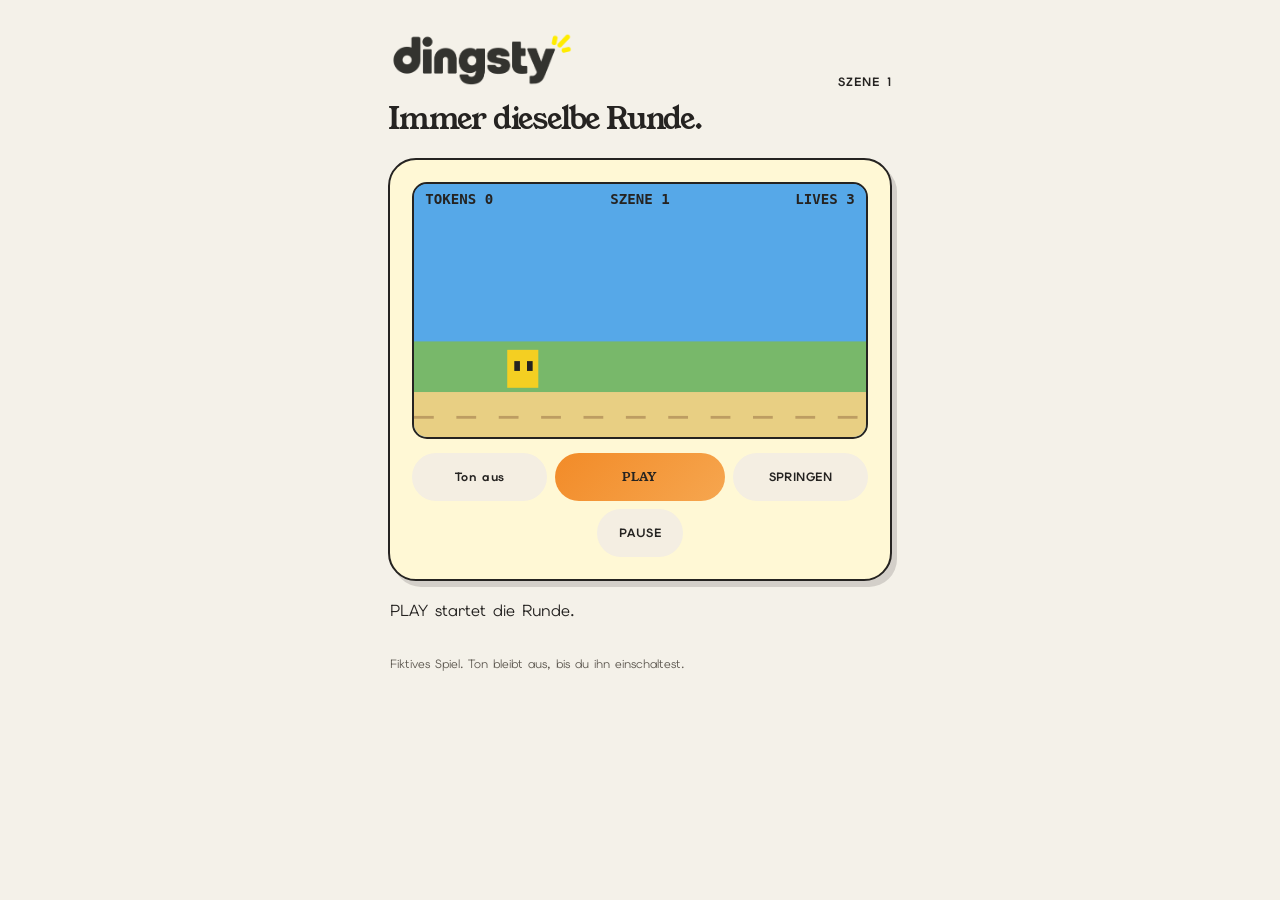
<file: anruf/mission/index.html>
<!doctype html>
<html lang="de">
<head>
  <meta charset="utf-8">
  <meta name="viewport" content="width=device-width, initial-scale=1">
  <meta name="description" content="Dingsty Loop, a small fictional game.">
  <title>Dingsty Loop</title>
  <link rel="stylesheet" href="assets/buddy-fonts.css">
  <link rel="stylesheet" href="style.css?v=ca1cf8de4">
</head>
<body>
  <main class="game-shell" aria-labelledby="game-title">
    <header class="game-head"><img class="logo" src="assets/dingsty-paket-logo-4.png" alt="Dingsty"><p id="scene-label">SZENE 1</p></header>
    <h1 id="game-title">Immer dieselbe Runde.</h1>
    <section class="handheld" aria-label="Dingsty Loop Spielgerät">
      <div class="screen"><canvas id="game" tabindex="0" aria-label="Dingsty Loop. Tippen oder Leertaste zum Springen."></canvas></div>
      <div class="keys" aria-label="Spielsteuerung">
        <button id="sound" type="button" aria-pressed="false">Ton aus</button>
        <button id="play" class="play" type="button">PLAY</button>
        <button id="jump" type="button">SPRINGEN</button>
      </div>
      <div class="pause-row"><button id="pause" type="button" aria-pressed="false">PAUSE</button></div>
      <div id="keypad" class="keypad" hidden aria-label="Wähle die Nummer 0800"></div>
    </section>
    <p id="status" class="status" role="status">PLAY startet die Runde.</p>
    <p class="small-note">Fiktives Spiel. Ton bleibt aus, bis du ihn einschaltest.</p>
  </main>
  <script src="game.js?v=ca1cf8de4"></script>
  <script src="render.js?v=ca1cf8de4"></script>
  <script src="runtime.js?v=ca1cf8de4"></script>
  <script src="combined-glue.js?v=ca1cf8de4"></script>
</body>
</html>
</file>
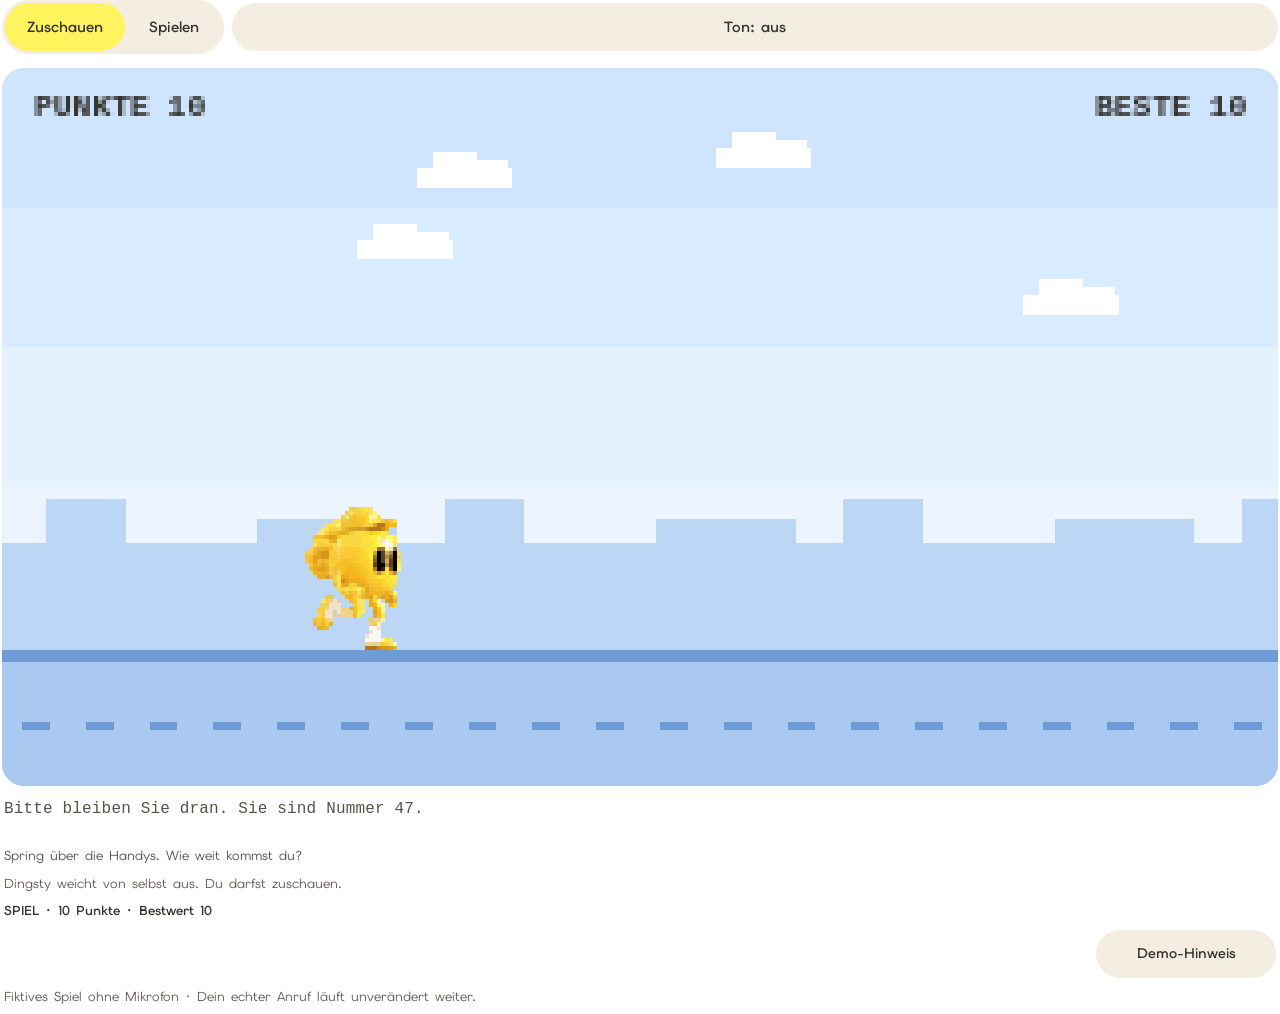
<file: hold-buddy/mission/index.html>
<!doctype html>
<html lang="de">
<head><link rel="icon" href="data:,">
  <meta charset="utf-8">
  <meta name="viewport" content="width=device-width,initial-scale=1">
  <title>Dingsty</title>
  <link rel="stylesheet" href="runner.css">
  <link rel="stylesheet" href="buddy-fonts.css">
  <link rel="stylesheet" href="buddy-game.css">
</head>
<body>
  <main class="runner-shell" aria-labelledby="title">
    <header>
      <div><p class="eyebrow">DINGSTY · WARTE-BUDDY</p><h1 id="title" data-i18n="title">Warten? Ich mach was draus.</h1></div>
      <div class="controls" aria-label="Spielmodus">
        <div class="mode-switch" role="group">
          <button type="button" data-mode="watch" class="selected">Zuschauen</button><button type="button" data-mode="play">Spielen</button>
        </div>
        <button id="sound" class="sound" type="button" aria-pressed="false">Ton: aus</button>
      </div>
    </header>
    <p class="world-label">WELT 01 · IM HANDY GEFANGEN</p>
    <section class="game-wrap" aria-label="Dingstys Pixel-Wartewelt">
      <canvas id="game" tabindex="0" width="160" height="96" aria-label="Dingstys Spielmission im Handy. Drei Musikmaschinen ausschalten."></canvas>
      <div id="alert" class="alert" role="status" aria-live="assertive" hidden>
        <div class="real-dingsty"><img src="dingsty-phone.png" alt="Dingsty am Telefon"></div>
        <div><p class="eyebrow" data-i18n="alarmLabel">DEMO · MIKROFON AUS</p><strong data-i18n="alarmTitle">Jetzt wärst du dran.</strong><p data-i18n="alarmBody">So sieht der Hinweis aus. Dieses Demo hört keinen Anruf mit.</p><button id="resume" type="button">Zurück ins Spiel</button></div>
      </div>
    </section>
    <div id="game-controls" class="game-controls" role="group" aria-label="Spielsteuerung" hidden><button type="button" data-move="left">←</button><button type="button" data-move="right">→</button><button type="button" id="jump">Springen</button></div>
    <p id="game-joke" class="game-joke" role="status">Im Handy gefangen. Drei Musikmaschinen müssen aus.</p>
    <p id="mission-goal" class="mission-goal">3 Maschinen aus. Dann zum Schalter →</p>
    <p id="hint" class="hint">Tippen zum Mitspielen · Leertaste springt</p>
    <div class="scoreline"><span id="score">SPIELMISSION · 0/3 Musikmaschinen aus</span><button id="restart" type="button" hidden>Nochmal spielen</button><button id="demo-alert" type="button">Demo-Hinweis</button></div>
    <p id="quiet-note" class="quiet-note" data-i18n="note">Demo ohne Mikrofon · Ton bleibt aus, bis du ihn einschaltest.</p>
  </main>
  <script>(function(){var l=new URLSearchParams(location.search).get("lang");if(l==="en"||l==="es"||l==="de")document.documentElement.lang=l;})();</script>
  <script src="buddy-platformer.js"></script>
  <script>
  // Layout-only message: no detector, microphone permission or remote endpoint.
  (()=>{let previous=0;const send=()=>{const height=Math.ceil(document.querySelector('.runner-shell').getBoundingClientRect().height+8);if(height!==previous&&height>=150&&height<=1200){previous=height;if(parent!==window&&location.origin!=='null')parent.postMessage({type:'dingsty:widget-size',version:1,height},location.origin);}};new ResizeObserver(send).observe(document.querySelector('.runner-shell'));document.fonts.ready.then(send);send();})();
  </script>
  <script>
  // Bouncy content tabs (Osmo style): one yellow blob springs to the chosen tab. Locked component, reuse for every tab bar.
  (function(){var sw=document.querySelector('.mode-switch');if(!sw)return;var b=document.createElement('i');b.className='blob';b.setAttribute('aria-hidden','true');sw.insertBefore(b,sw.firstChild);
  function place(anim){var s=sw.querySelector('button.selected')||sw.querySelector('button');if(!s)return;if(!anim)b.style.transition='none';else void b.offsetWidth;b.style.width=s.offsetWidth+'px';b.style.transform='translateX('+s.offsetLeft+'px)';if(!anim){void b.offsetWidth;b.style.transition='';}}
  place(false);sw.addEventListener('click',function(){place(true);});var lastW=innerWidth;addEventListener('resize',function(){if(innerWidth!==lastW){lastW=innerWidth;place(false);}});if(document.fonts&&document.fonts.ready)document.fonts.ready.then(function(){place(false);});})();
  </script>
</body>
</html>
</file>
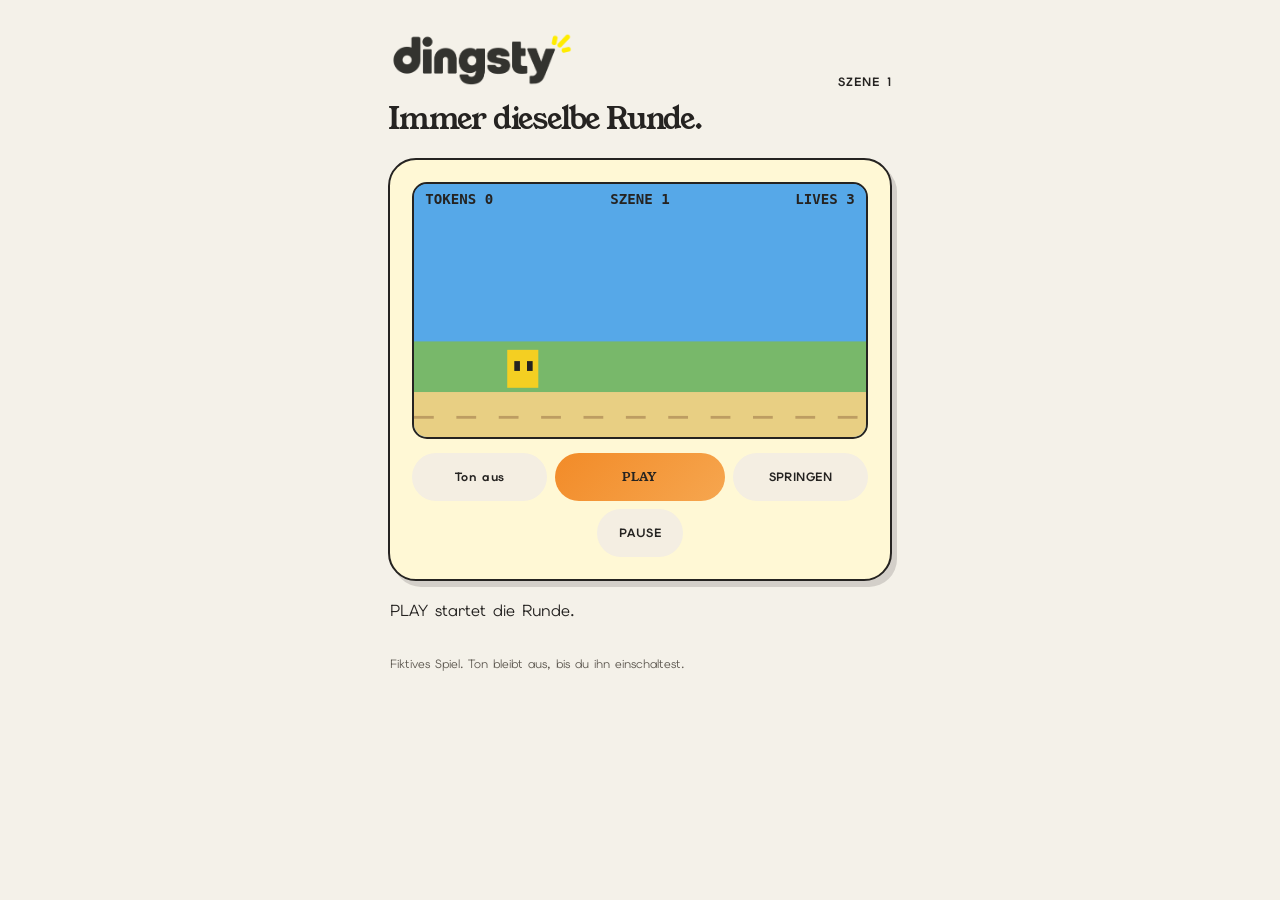
<file: next/mission/index.html>
<!doctype html>
<html lang="de">
<head>
  <meta charset="utf-8">
  <meta name="viewport" content="width=device-width, initial-scale=1">
  <meta name="description" content="Dingsty Loop, a small fictional game.">
  <title>Dingsty Loop</title>
  <link rel="stylesheet" href="assets/buddy-fonts.css">
  <link rel="stylesheet" href="style.css?v=cb2a67cf7">
</head>
<body>
  <main class="game-shell" aria-labelledby="game-title">
    <header class="game-head"><img class="logo" src="assets/dingsty-paket-logo-4.png" alt="Dingsty"><p id="scene-label">SZENE 1</p></header>
    <h1 id="game-title">Immer dieselbe Runde.</h1>
    <section class="handheld" aria-label="Dingsty Loop Spielgerät">
      <div class="screen"><canvas id="game" tabindex="0" aria-label="Dingsty Loop. Tippen oder Leertaste zum Springen."></canvas></div>
      <div class="keys" aria-label="Spielsteuerung">
        <button id="sound" type="button" aria-pressed="false">Ton aus</button>
        <button id="play" class="play" type="button">PLAY</button>
        <button id="jump" type="button">SPRINGEN</button>
      </div>
      <div class="pause-row"><button id="pause" type="button" aria-pressed="false">PAUSE</button></div>
      <div id="keypad" class="keypad" hidden aria-label="Wähle die Nummer 0800"></div>
    </section>
    <p id="status" class="status" role="status">PLAY startet die Runde.</p>
    <p class="small-note">Fiktives Spiel. Ton bleibt aus, bis du ihn einschaltest.</p>
  </main>
  <script src="game.js?v=cb2a67cf7"></script>
  <script src="render.js?v=cb2a67cf7"></script>
  <script src="runtime.js?v=cb2a67cf7"></script>
  <script src="combined-glue.js?v=cb2a67cf7"></script>
</body>
</html>
</file>
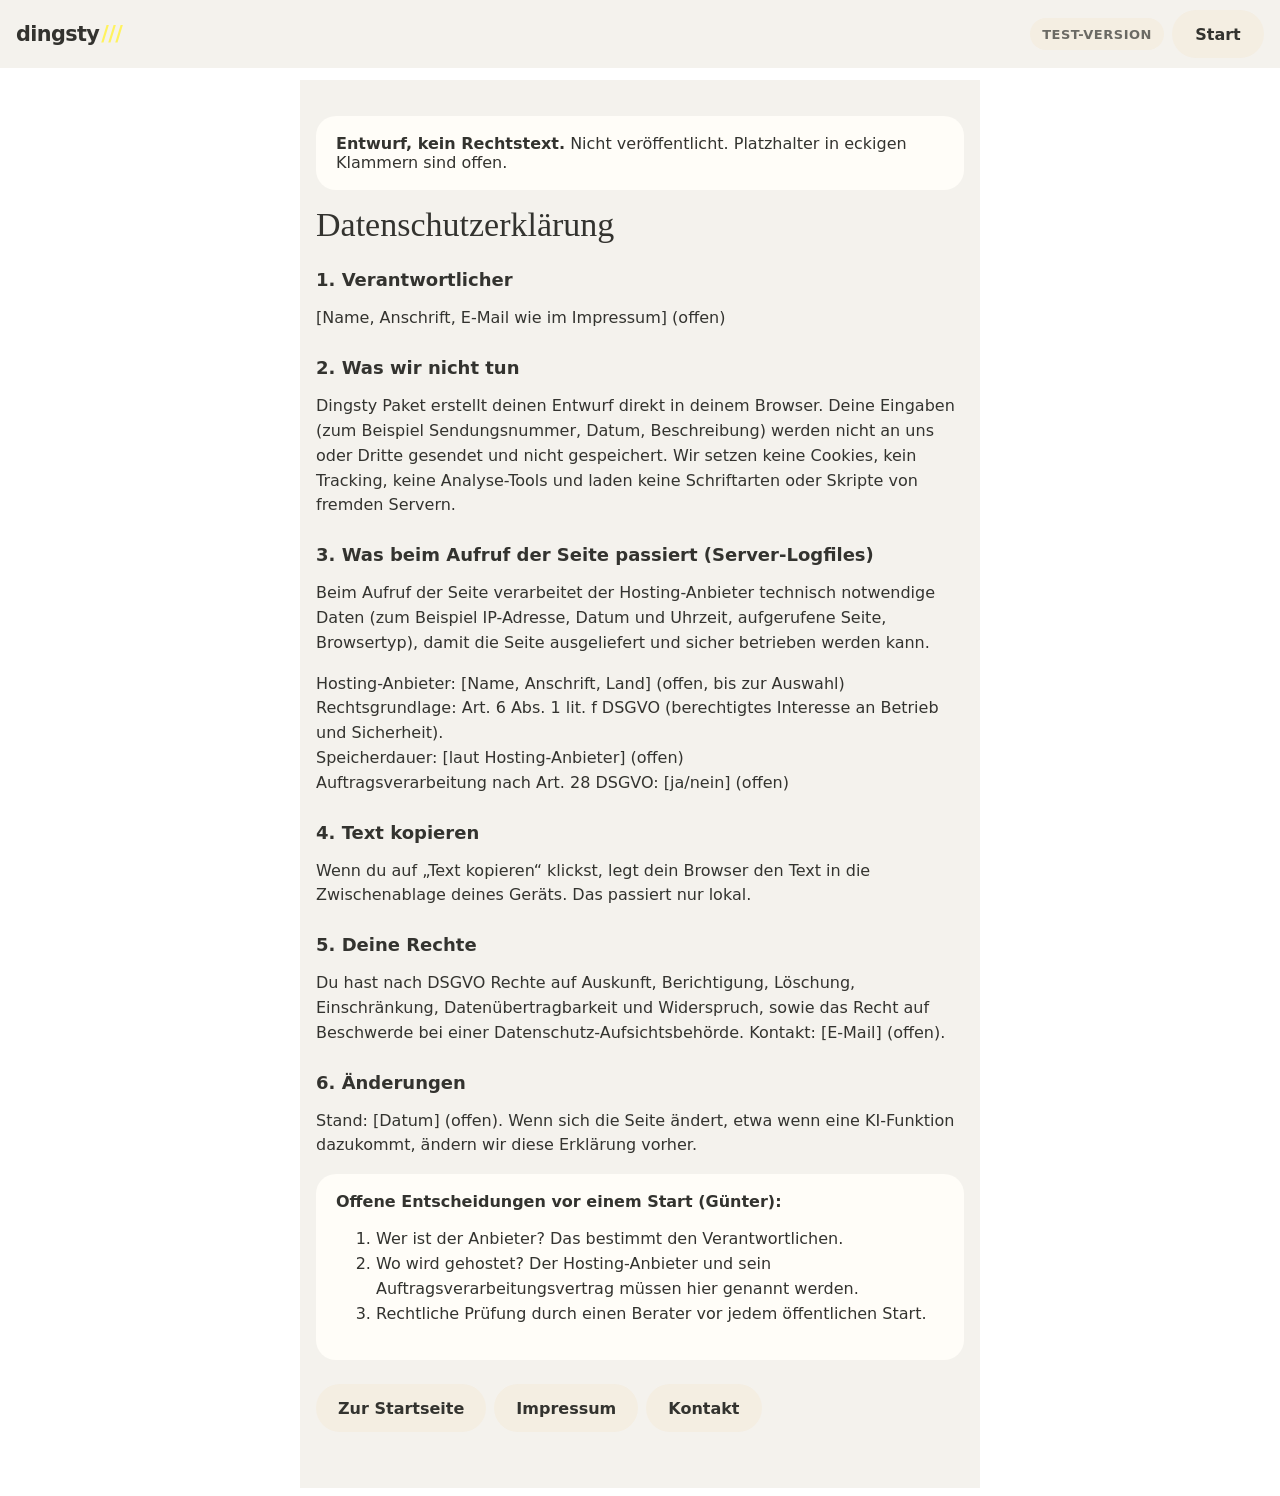
<file: legal/datenschutz.html>
<!doctype html>
<html lang="de">
<head>
<meta charset="utf-8">
<meta name="viewport" content="width=device-width, initial-scale=1">
<title>Datenschutz (Entwurf) – Dingsty Paket</title>
<meta name="robots" content="noindex">
</head>
<body class="dx-legal-body">
<main class="dx-legal">
<div class="dx-draft"><strong>Entwurf, kein Rechtstext.</strong> Nicht veröffentlicht. Platzhalter in eckigen Klammern sind offen.</div>
<h1>Datenschutzerklärung</h1>
<h2>1. Verantwortlicher</h2>
<p>[Name, Anschrift, E-Mail wie im Impressum] (offen)</p>
<h2>2. Was wir nicht tun</h2>
<p>Dingsty Paket erstellt deinen Entwurf direkt in deinem Browser. Deine Eingaben (zum Beispiel Sendungsnummer, Datum, Beschreibung) werden nicht an uns oder Dritte gesendet und nicht gespeichert. Wir setzen keine Cookies, kein Tracking, keine Analyse-Tools und laden keine Schriftarten oder Skripte von fremden Servern.</p>
<h2>3. Was beim Aufruf der Seite passiert (Server-Logfiles)</h2>
<p>Beim Aufruf der Seite verarbeitet der Hosting-Anbieter technisch notwendige Daten (zum Beispiel IP-Adresse, Datum und Uhrzeit, aufgerufene Seite, Browsertyp), damit die Seite ausgeliefert und sicher betrieben werden kann.</p>
<p>Hosting-Anbieter: [Name, Anschrift, Land] (offen, bis zur Auswahl)<br>Rechtsgrundlage: Art. 6 Abs. 1 lit. f DSGVO (berechtigtes Interesse an Betrieb und Sicherheit).<br>Speicherdauer: [laut Hosting-Anbieter] (offen)<br>Auftragsverarbeitung nach Art. 28 DSGVO: [ja/nein] (offen)</p>
<h2>4. Text kopieren</h2>
<p>Wenn du auf „Text kopieren“ klickst, legt dein Browser den Text in die Zwischenablage deines Geräts. Das passiert nur lokal.</p>
<h2>5. Deine Rechte</h2>
<p>Du hast nach DSGVO Rechte auf Auskunft, Berichtigung, Löschung, Einschränkung, Datenübertragbarkeit und Widerspruch, sowie das Recht auf Beschwerde bei einer Datenschutz-Aufsichtsbehörde. Kontakt: [E-Mail] (offen).</p>
<h2>6. Änderungen</h2>
<p>Stand: [Datum] (offen). Wenn sich die Seite ändert, etwa wenn eine KI-Funktion dazukommt, ändern wir diese Erklärung vorher.</p>
<div class="dx-draft"><strong>Offene Entscheidungen vor einem Start (Günter):</strong>
<ol>
<li>Wer ist der Anbieter? Das bestimmt den Verantwortlichen.</li>
<li>Wo wird gehostet? Der Hosting-Anbieter und sein Auftragsverarbeitungsvertrag müssen hier genannt werden.</li>
<li>Rechtliche Prüfung durch einen Berater vor jedem öffentlichen Start.</li>
</ol></div>
<nav class="dx-legal-nav"><a class="dx-pill" href="../index.html?lang=de">Zur Startseite</a><a class="dx-pill" href="impressum.html?lang=de">Impressum</a><a class="dx-pill" href="kontakt.html?lang=de">Kontakt</a></nav>
</main>
<script src="../shared/topbar.js"></script>
</body>
</html>
</file>
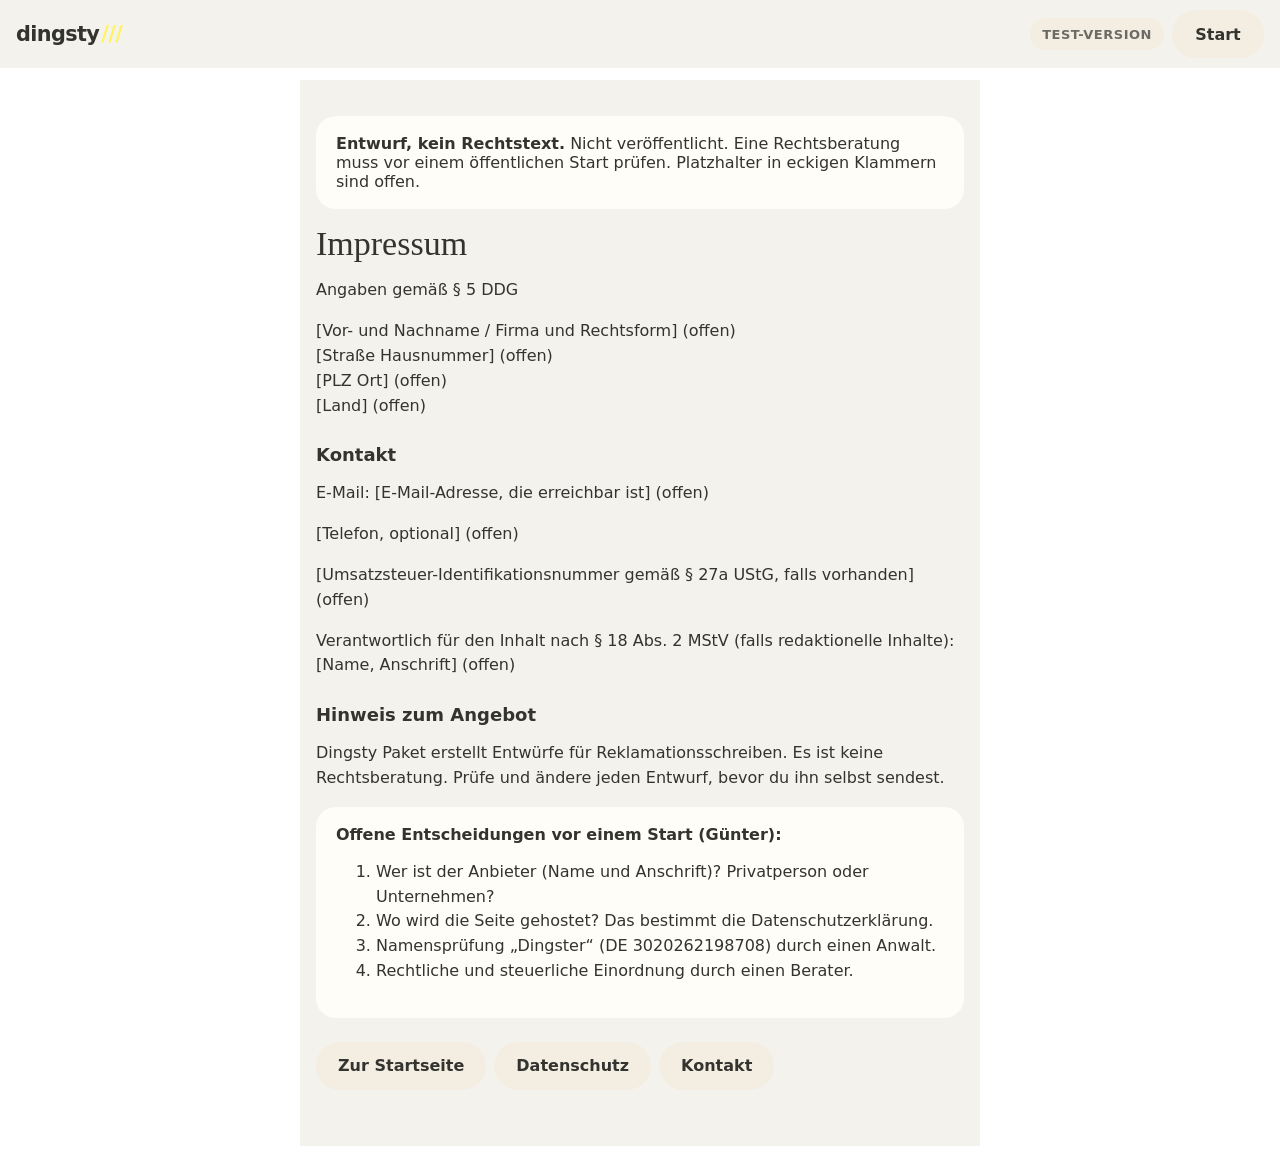
<file: legal/impressum.html>
<!doctype html>
<html lang="de">
<head>
<meta charset="utf-8">
<meta name="viewport" content="width=device-width, initial-scale=1">
<title>Impressum (Entwurf) – Dingsty Paket</title>
<meta name="robots" content="noindex">
</head>
<body class="dx-legal-body">
<main class="dx-legal">
<div class="dx-draft"><strong>Entwurf, kein Rechtstext.</strong> Nicht veröffentlicht. Eine Rechtsberatung muss vor einem öffentlichen Start prüfen. Platzhalter in eckigen Klammern sind offen.</div>
<h1>Impressum</h1>
<p>Angaben gemäß § 5 DDG</p>
<p>[Vor- und Nachname / Firma und Rechtsform] (offen)<br>[Straße Hausnummer] (offen)<br>[PLZ Ort] (offen)<br>[Land] (offen)</p>
<h2>Kontakt</h2>
<p>E-Mail: [E-Mail-Adresse, die erreichbar ist] (offen)</p>
<p>[Telefon, optional] (offen)</p>
<p>[Umsatzsteuer-Identifikationsnummer gemäß § 27a UStG, falls vorhanden] (offen)</p>
<p>Verantwortlich für den Inhalt nach § 18 Abs. 2 MStV (falls redaktionelle Inhalte): [Name, Anschrift] (offen)</p>
<h2>Hinweis zum Angebot</h2>
<p>Dingsty Paket erstellt Entwürfe für Reklamationsschreiben. Es ist keine Rechtsberatung. Prüfe und ändere jeden Entwurf, bevor du ihn selbst sendest.</p>
<div class="dx-draft"><strong>Offene Entscheidungen vor einem Start (Günter):</strong>
<ol>
<li>Wer ist der Anbieter (Name und Anschrift)? Privatperson oder Unternehmen?</li>
<li>Wo wird die Seite gehostet? Das bestimmt die Datenschutzerklärung.</li>
<li>Namensprüfung „Dingster“ (DE 3020262198708) durch einen Anwalt.</li>
<li>Rechtliche und steuerliche Einordnung durch einen Berater.</li>
</ol></div>
<nav class="dx-legal-nav"><a class="dx-pill" href="../index.html?lang=de">Zur Startseite</a><a class="dx-pill" href="datenschutz.html?lang=de">Datenschutz</a><a class="dx-pill" href="kontakt.html?lang=de">Kontakt</a></nav>
</main>
<script src="../shared/topbar.js"></script>
</body>
</html>
</file>
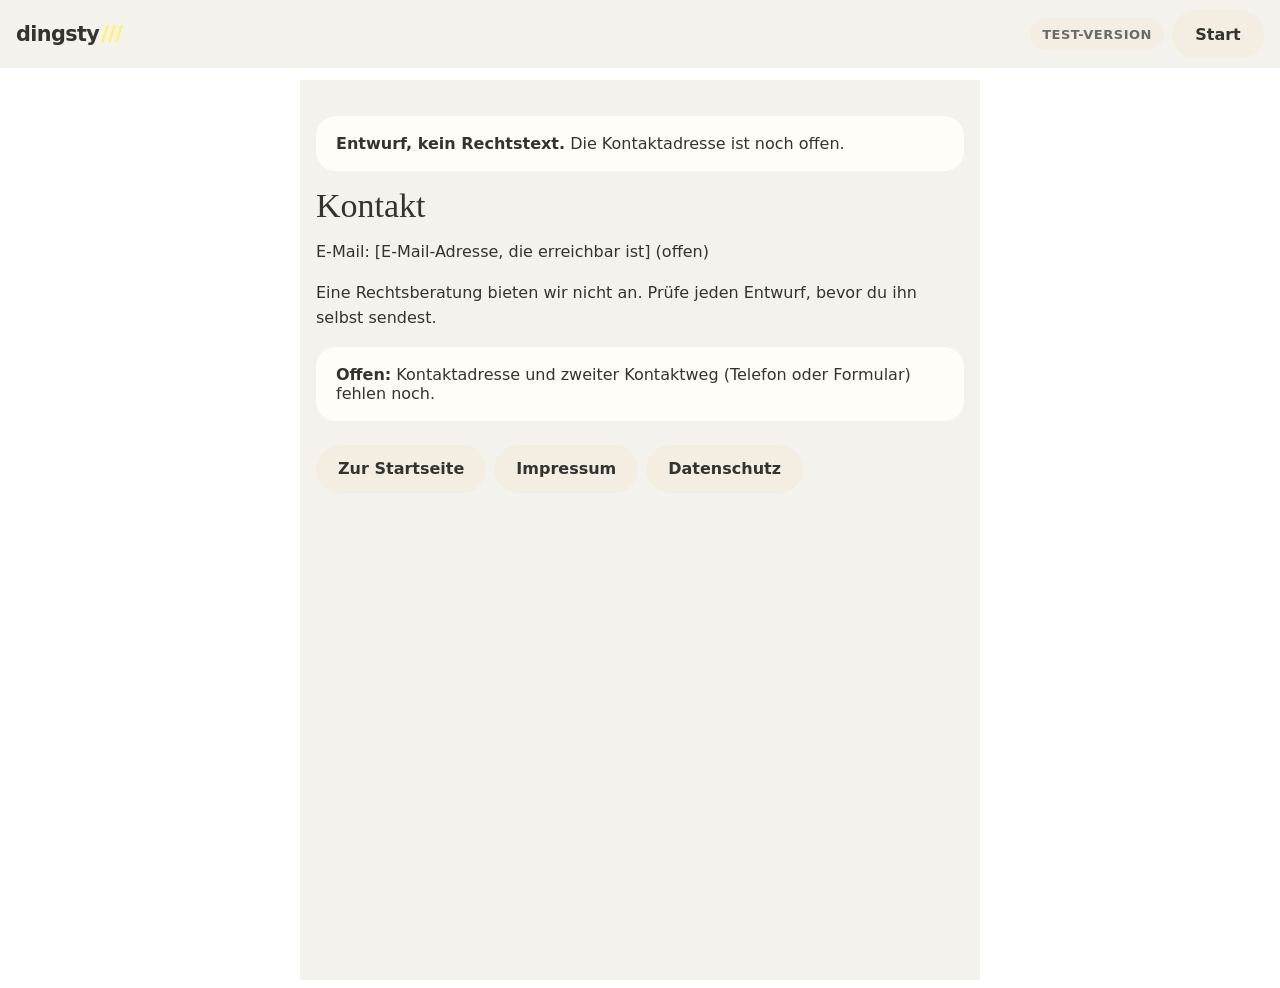
<file: legal/kontakt.html>
<!doctype html>
<html lang="de">
<head>
<meta charset="utf-8">
<meta name="viewport" content="width=device-width, initial-scale=1">
<title>Kontakt (Entwurf) – Dingsty Paket</title>
<meta name="robots" content="noindex">
</head>
<body class="dx-legal-body">
<main class="dx-legal">
<div class="dx-draft"><strong>Entwurf, kein Rechtstext.</strong> Die Kontaktadresse ist noch offen.</div>
<h1>Kontakt</h1>
<p>E-Mail: [E-Mail-Adresse, die erreichbar ist] (offen)</p>
<p>Eine Rechtsberatung bieten wir nicht an. Prüfe jeden Entwurf, bevor du ihn selbst sendest.</p>
<div class="dx-draft"><strong>Offen:</strong> Kontaktadresse und zweiter Kontaktweg (Telefon oder Formular) fehlen noch.</div>
<nav class="dx-legal-nav"><a class="dx-pill" href="../index.html?lang=de">Zur Startseite</a><a class="dx-pill" href="impressum.html?lang=de">Impressum</a><a class="dx-pill" href="datenschutz.html?lang=de">Datenschutz</a></nav>
</main>
<script src="../shared/topbar.js"></script>
</body>
</html>
</file>
